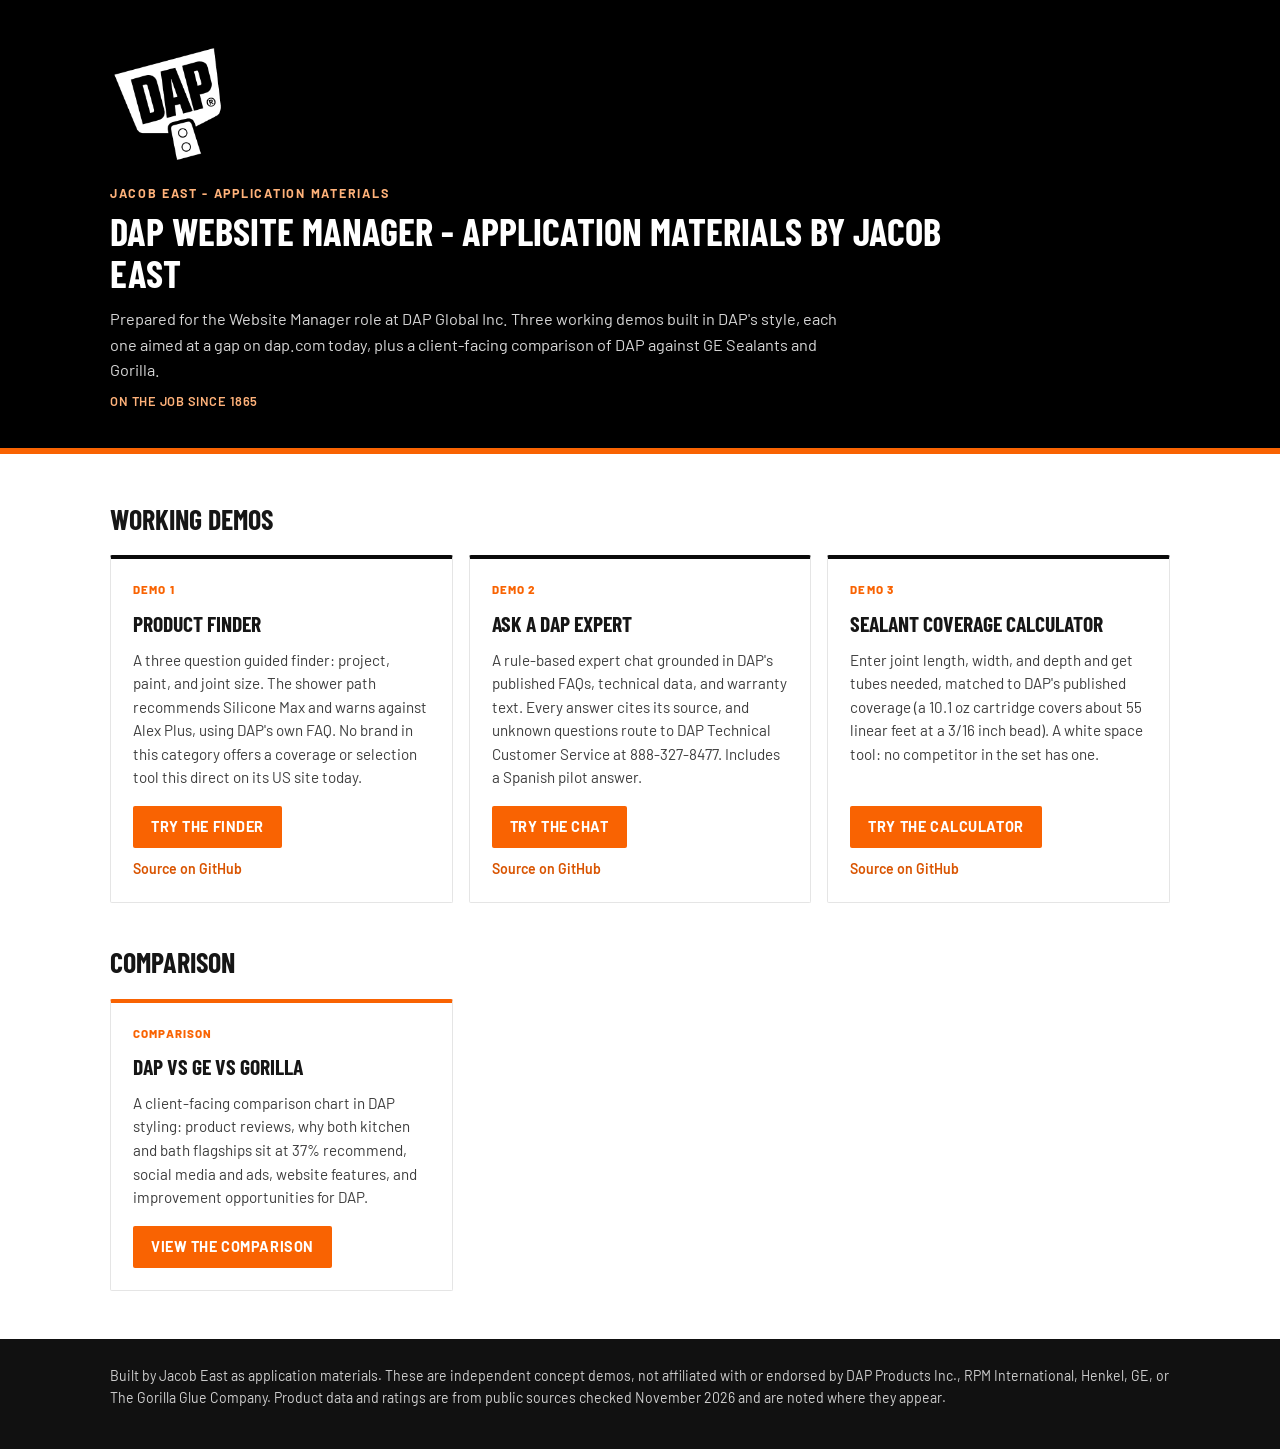
<file: index.html>
<!DOCTYPE html>
<html lang="en">
<head>
<meta charset="UTF-8">
<meta name="viewport" content="width=device-width, initial-scale=1.0">
<title>DAP Website Manager - Application Materials by Jacob East</title>
<meta name="description" content="Application materials by Jacob East for the Website Manager role at DAP Global Inc.: three working website demos and a client-facing comparison of DAP against GE Sealants and Gorilla.">
<style>
  :root{--orange:#f96302;--orange-dark:#d95400;--black:#0a0a0a;--ink:#161616;--muted:#5b6068;--line:#e5e5e5;--soft:#faf7f4}
  *{box-sizing:border-box;margin:0;padding:0}
  body{font-family:"Barlow",-apple-system,BlinkMacSystemFont,"Segoe UI",Roboto,Helvetica,Arial,sans-serif;color:var(--ink);background:#fff;line-height:1.55}
  .wrap{max-width:1060px;margin:0 auto}
  header{background:#000;color:#fff;padding:44px 20px 36px;border-bottom:6px solid var(--orange)}
  .brand{height:120px;width:auto;display:block}
    .kicker{margin-top:20px;text-transform:uppercase;letter-spacing:.14em;font-size:.78rem;color:#ffb27a;font-weight:700}
  header h1{font-family:"Barlow Condensed","Arial Narrow",sans-serif;text-transform:uppercase;font-weight:700;font-size:2.4rem;line-height:1.08;margin-top:8px;max-width:22em}
  header p{color:#d6d6d6;margin-top:12px;max-width:46em;font-size:1.02rem}
  .tagline{margin-top:10px;color:#ffb27a;font-weight:600;letter-spacing:.04em;text-transform:uppercase;font-size:.8rem}
  main{padding:36px 20px 14px}
  h2{font-family:"Barlow Condensed","Arial Narrow",sans-serif;text-transform:uppercase;font-size:1.75rem;font-weight:700;margin:8px 0 14px}
  .grid{display:grid;grid-template-columns:repeat(auto-fill,minmax(300px,1fr));gap:16px}
  .card{background:#fff;border:1px solid var(--line);border-top:4px solid var(--black);border-radius:2px;padding:22px;display:flex;flex-direction:column}
  .card .tag{font-size:.72rem;font-weight:800;letter-spacing:.1em;text-transform:uppercase;color:var(--orange);margin-bottom:8px}
  .card h3{font-family:"Barlow Condensed","Arial Narrow",sans-serif;text-transform:uppercase;font-size:1.35rem;font-weight:700;margin-bottom:8px}
  .card p{color:#3d3d3d;font-size:.95rem;flex:1}
  .card a.btn{display:inline-block;margin-top:16px;align-self:flex-start;background:var(--orange);color:#fff;text-decoration:none;padding:10px 18px;border-radius:2px;font-weight:700;text-transform:uppercase;letter-spacing:.04em;font-size:.9rem}
  .card a.btn:hover{background:var(--orange-dark)}
  .card a.repo{margin-top:10px;font-size:.88rem;color:var(--orange-dark);font-weight:600;text-decoration:none}
  .card a.repo:hover{text-decoration:underline}
  .compare{margin-top:38px}
  .compare .card{border-top-color:var(--orange)}
  footer{background:#111;color:#cfcfcf;padding:26px 20px 40px;margin-top:34px;font-size:.88rem}
</style>
<link rel="preconnect" href="https://fonts.googleapis.com">
<link href="https://fonts.googleapis.com/css2?family=Barlow+Condensed:wght@600;700&family=Barlow:wght@400;500;600;700;800&display=swap" rel="stylesheet">
<!-- Meta Pixel Code -->
<script>
!function(f,b,e,v,n,t,s){if(f.fbq)return;n=f.fbq=function(){n.callMethod?
n.callMethod.apply(n,arguments):n.queue.push(arguments)};if(!f._fbq)f._fbq=n;
n.push=n;n.loaded=!0;n.version='2.0';n.queue=[];t=b.createElement(e);t.async=!0;
t.src=v;s=b.getElementsByTagName(e)[0];s.parentNode.insertBefore(t,s)}(window,
document,'script','https://connect.facebook.net/en_US/fbevents.js');
fbq('init', '155905451618543');
fbq('track', 'PageView');
</script>
<noscript><img height="1" width="1" style="display:none" src="https://www.facebook.com/tr?id=155905451618543&ev=PageView&noscript=1"></noscript>
<!-- End Meta Pixel Code -->
</head>
<body>
<header>
  <div class="wrap">
    <a href="/" aria-label="Back to the demo hub"><img class="brand" src="dap-logo.png" alt="DAP"></a>
    <div class="kicker">Jacob East - Application Materials</div>
    <h1>DAP Website Manager - Application Materials by Jacob East</h1>
    <p>Prepared for the Website Manager role at DAP Global Inc. Three working demos built in DAP's style, each one aimed at a gap on dap.com today, plus a client-facing comparison of DAP against GE Sealants and Gorilla.</p>
    <div class="tagline">On the job since 1865</div>
  </div>
</header>
<main>
  <div class="wrap">
    <h2>Working demos</h2>
    <div class="grid">
      <div class="card">
        <div class="tag">Demo 1</div>
        <h3>Product Finder</h3>
        <p>A three question guided finder: project, paint, and joint size. The shower path recommends Silicone Max and warns against Alex Plus, using DAP's own FAQ. No brand in this category offers a coverage or selection tool this direct on its US site today.</p>
        <a class="btn" href="/product-finder/">Try the finder</a>
        <a class="repo" href="https://github.com/arellaeast/dap-product-finder">Source on GitHub</a>
      </div>
      <div class="card">
        <div class="tag">Demo 2</div>
        <h3>Ask a DAP Expert</h3>
        <p>A rule-based expert chat grounded in DAP's published FAQs, technical data, and warranty text. Every answer cites its source, and unknown questions route to DAP Technical Customer Service at 888-327-8477. Includes a Spanish pilot answer.</p>
        <a class="btn" href="/expert-chat/">Try the chat</a>
        <a class="repo" href="https://github.com/arellaeast/dap-ask-an-expert">Source on GitHub</a>
      </div>
      <div class="card">
        <div class="tag">Demo 3</div>
        <h3>Sealant Coverage Calculator</h3>
        <p>Enter joint length, width, and depth and get tubes needed, matched to DAP's published coverage (a 10.1 oz cartridge covers about 55 linear feet at a 3/16 inch bead). A white space tool: no competitor in the set has one.</p>
        <a class="btn" href="/calculator/">Try the calculator</a>
        <a class="repo" href="https://github.com/arellaeast/dap-sealant-calculator">Source on GitHub</a>
      </div>
    </div>
    <div class="compare">
      <h2>Comparison</h2>
      <div class="grid">
        <div class="card">
          <div class="tag">Comparison</div>
          <h3>DAP vs GE vs Gorilla</h3>
          <p>A client-facing comparison chart in DAP styling: product reviews, why both kitchen and bath flagships sit at 37% recommend, social media and ads, website features, and improvement opportunities for DAP.</p>
          <a class="btn" href="/comparison/">View the comparison</a>
        </div>
      </div>
    </div>
  </div>
</main>
<footer>
  <div class="wrap">
    <p>Built by Jacob East as application materials. These are independent concept demos, not affiliated with or endorsed by DAP Products Inc., RPM International, Henkel, GE, or The Gorilla Glue Company. Product data and ratings are from public sources checked November 2026 and are noted where they appear.</p>
  </div>
</footer>
</body>
</html>
</file>
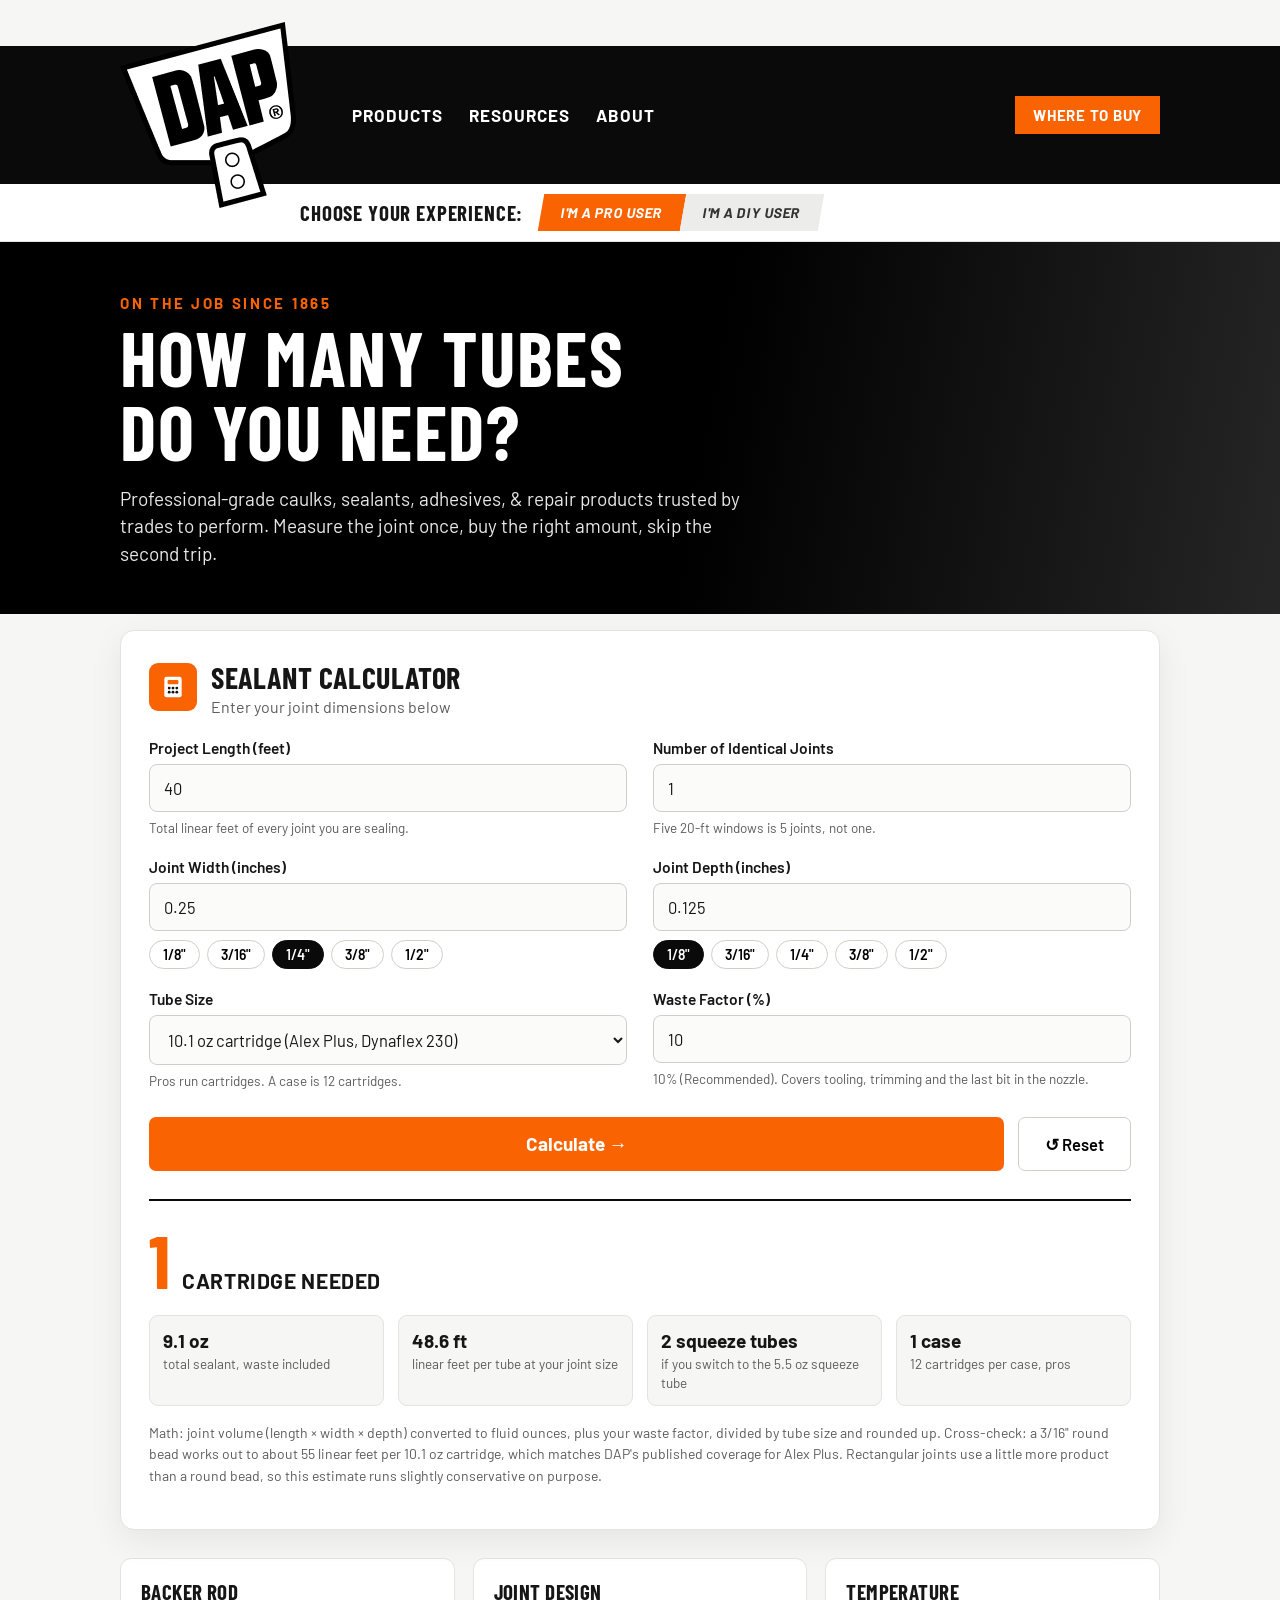
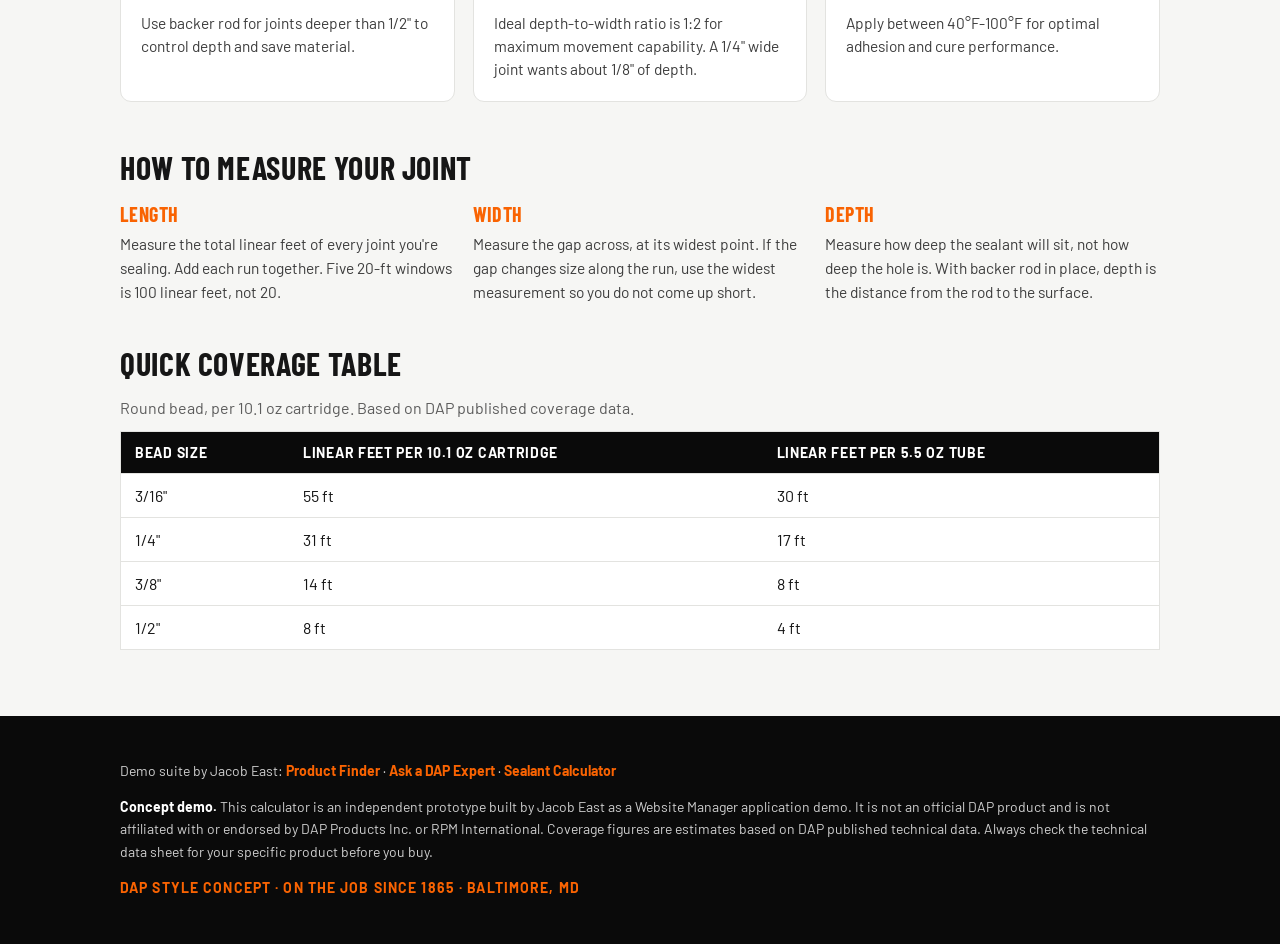
<file: calculator/index.html>
<!DOCTYPE html>
<html lang="en">
<head>
<meta charset="UTF-8">
<meta name="viewport" content="width=device-width, initial-scale=1.0">
<title>DAP Sealant Calculator - How Many Tubes Do You Need?</title>
<meta name="description" content="Free sealant and caulk calculator in the DAP brand style. Enter your joint length, width and depth to get exact tube counts for 10.1 oz cartridges and 5.5 oz squeeze tubes, using DAP published coverage data.">
<link rel="preconnect" href="https://fonts.googleapis.com">
<link rel="preconnect" href="https://fonts.gstatic.com" crossorigin>
<link href="https://fonts.googleapis.com/css2?family=Barlow+Condensed:wght@600;700&family=Barlow:wght@400;500;600;700&display=swap" rel="stylesheet">
<link rel="stylesheet" href="styles.css?v=20261107c">
<!-- Meta Pixel Code -->
<script>
!function(f,b,e,v,n,t,s){if(f.fbq)return;n=f.fbq=function(){n.callMethod?
n.callMethod.apply(n,arguments):n.queue.push(arguments)};if(!f._fbq)f._fbq=n;
n.push=n;n.loaded=!0;n.version='2.0';n.queue=[];t=b.createElement(e);t.async=!0;
t.src=v;s=b.getElementsByTagName(e)[0];s.parentNode.insertBefore(t,s)}(window,
document,'script','https://connect.facebook.net/en_US/fbevents.js');
fbq('init', '155905451618543');
fbq('track', 'PageView');
</script>
<noscript><img height="1" width="1" style="display:none" src="https://www.facebook.com/tr?id=155905451618543&ev=PageView&noscript=1"></noscript>
<!-- End Meta Pixel Code -->
</head>
<body>

<header class="site-header">
  <div class="wrap header-in">
    <a href="/" aria-label="Back to the demo hub"><img class="logo" src="dap-logo.png" alt="DAP"></a>
    <nav class="main-nav" aria-label="Main">
      <span>Products</span><span>Resources</span><span>About</span>
    </nav>
    <div class="header-cta">Where to Buy</div>
  </div>
  <div class="experience-bar">
    <div class="wrap exp-in">
      <span class="exp-label">Choose your experience:</span>
      <div class="exp-toggle" role="group" aria-label="Experience">
        <button type="button" id="expPro" class="exp-btn active">I'm a Pro User</button>
        <button type="button" id="expDiy" class="exp-btn">I'm a DIY User</button>
      </div>
    </div>
  </div>
</header>

<section class="hero">
  <div class="wrap">
    <p class="hero-kicker">On the job since 1865</p>
    <h1>How many tubes<br>do you need?</h1>
    <p class="hero-sub">Professional-grade caulks, sealants, adhesives, &amp; repair products trusted by trades to perform. Measure the joint once, buy the right amount, skip the second trip.</p>
  </div>
</section>

<main class="wrap">
  <section class="calc-card" aria-labelledby="calcTitle">
    <div class="calc-head">
      <div class="calc-icon" aria-hidden="true">
        <svg viewBox="0 0 24 24" width="26" height="26" fill="none"><rect x="4" y="2.5" width="16" height="19" rx="2" fill="#fff"/><rect x="7" y="5.5" width="10" height="4" rx="1" fill="#f96302"/><g fill="#111"><circle cx="8.5" cy="13" r="1.3"/><circle cx="12" cy="13" r="1.3"/><circle cx="15.5" cy="13" r="1.3"/><circle cx="8.5" cy="16.8" r="1.3"/><circle cx="12" cy="16.8" r="1.3"/><circle cx="15.5" cy="16.8" r="1.3"/></g></svg>
      </div>
      <div>
        <h2 id="calcTitle">Sealant Calculator</h2>
        <p>Enter your joint dimensions below</p>
      </div>
    </div>

    <form id="calcForm" novalidate>
      <div class="grid">
        <div class="field">
          <label for="length">Project Length (feet)</label>
          <input type="number" id="length" inputmode="decimal" min="0" step="any" placeholder="e.g. 40" value="40">
          <p class="hint" id="lengthHint">Total linear feet of every joint you are sealing.</p>
        </div>
        <div class="field">
          <label for="joints">Number of Identical Joints</label>
          <input type="number" id="joints" inputmode="numeric" min="1" step="1" value="1">
          <p class="hint">Five 20-ft windows is 5 joints, not one.</p>
        </div>
        <div class="field">
          <label for="width">Joint Width (inches)</label>
          <input type="number" id="width" inputmode="decimal" min="0" step="any" placeholder="e.g. 0.25" value="0.25">
          <div class="chips" data-target="width">
            <button type="button" data-value="0.125">1/8"</button>
            <button type="button" data-value="0.1875">3/16"</button>
            <button type="button" data-value="0.25" class="chip-on">1/4"</button>
            <button type="button" data-value="0.375">3/8"</button>
            <button type="button" data-value="0.5">1/2"</button>
          </div>
        </div>
        <div class="field">
          <label for="depth">Joint Depth (inches)</label>
          <input type="number" id="depth" inputmode="decimal" min="0" step="any" placeholder="e.g. 0.125" value="0.125">
          <div class="chips" data-target="depth">
            <button type="button" data-value="0.125" class="chip-on">1/8"</button>
            <button type="button" data-value="0.1875">3/16"</button>
            <button type="button" data-value="0.25">1/4"</button>
            <button type="button" data-value="0.375">3/8"</button>
            <button type="button" data-value="0.5">1/2"</button>
          </div>
        </div>
        <div class="field">
          <label for="tube">Tube Size</label>
          <select id="tube">
            <option value="10.1" selected>10.1 oz cartridge (Alex Plus, Dynaflex 230)</option>
            <option value="5.5">5.5 oz squeeze tube (Alex Plus, Kwik Seal Plus)</option>
          </select>
          <p class="hint" id="tubeHint">Pros run cartridges. A case is 12 cartridges.</p>
        </div>
        <div class="field">
          <label for="waste">Waste Factor (%)</label>
          <input type="number" id="waste" inputmode="decimal" min="0" max="50" step="1" value="10">
          <p class="hint">10% (Recommended). Covers tooling, trimming and the last bit in the nozzle.</p>
        </div>
      </div>

      <p class="error" id="error" role="alert" hidden></p>

      <div class="actions">
        <button type="submit" class="btn-calc">Calculate <span aria-hidden="true">→</span></button>
        <button type="button" class="btn-reset" id="resetBtn">↺ Reset</button>
      </div>
    </form>

    <div class="results" id="results" aria-live="polite" hidden>
      <div class="result-main">
        <span class="result-num" id="tubesNeeded">1</span>
        <span class="result-label" id="tubesLabel">cartridge needed</span>
      </div>
      <div class="result-stats">
        <div><strong id="totalOz">0 oz</strong><span>total sealant, waste included</span></div>
        <div><strong id="perTube">0 ft</strong><span>linear feet per tube at your joint size</span></div>
        <div><strong id="altSize">0</strong><span id="altLabel">in the other tube size</span></div>
        <div id="caseRow"><strong id="caseCount">0 cases</strong><span>12 cartridges per case, pros</span></div>
      </div>
      <p class="warning" id="warning" hidden></p>
      <p class="method">Math: joint volume (length × width × depth) converted to fluid ounces, plus your waste factor, divided by tube size and rounded up. Cross-check: a 3/16" round bead works out to about 55 linear feet per 10.1 oz cartridge, which matches DAP's published coverage for Alex Plus. Rectangular joints use a little more product than a round bead, so this estimate runs slightly conservative on purpose.</p>
    </div>
  </section>

  <section class="tips">
    <article>
      <h3>Backer Rod</h3>
      <p>Use backer rod for joints deeper than 1/2" to control depth and save material.</p>
    </article>
    <article>
      <h3>Joint Design</h3>
      <p>Ideal depth-to-width ratio is 1:2 for maximum movement capability. A 1/4" wide joint wants about 1/8" of depth.</p>
    </article>
    <article>
      <h3>Temperature</h3>
      <p>Apply between 40°F-100°F for optimal adhesion and cure performance.</p>
    </article>
  </section>

  <section class="measure">
    <h2>How to Measure Your Joint</h2>
    <div class="measure-grid">
      <div>
        <h3>Length</h3>
        <p>Measure the total linear feet of every joint you're sealing. Add each run together. Five 20-ft windows is 100 linear feet, not 20.</p>
      </div>
      <div>
        <h3>Width</h3>
        <p>Measure the gap across, at its widest point. If the gap changes size along the run, use the widest measurement so you do not come up short.</p>
      </div>
      <div>
        <h3>Depth</h3>
        <p>Measure how deep the sealant will sit, not how deep the hole is. With backer rod in place, depth is the distance from the rod to the surface.</p>
      </div>
    </div>

    <h2 class="table-title">Quick Coverage Table</h2>
    <p class="table-sub">Round bead, per 10.1 oz cartridge. Based on DAP published coverage data.</p>
    <div class="table-wrap">
      <table>
        <thead><tr><th>Bead size</th><th>Linear feet per 10.1 oz cartridge</th><th>Linear feet per 5.5 oz tube</th></tr></thead>
        <tbody>
          <tr><td>3/16"</td><td>55 ft</td><td>30 ft</td></tr>
          <tr><td>1/4"</td><td>31 ft</td><td>17 ft</td></tr>
          <tr><td>3/8"</td><td>14 ft</td><td>8 ft</td></tr>
          <tr><td>1/2"</td><td>8 ft</td><td>4 ft</td></tr>
        </tbody>
      </table>
    </div>
  </section>
</main>

<footer>
  <div class="wrap">
    <p class="suite">Demo suite by Jacob East: <a href="https://arellaeast.github.io/dap-product-finder/">Product Finder</a> · <a href="https://arellaeast.github.io/dap-ask-an-expert/">Ask a DAP Expert</a> · <a href="https://arellaeast.github.io/dap-sealant-calculator/">Sealant Calculator</a></p>
    <p><strong>Concept demo.</strong> This calculator is an independent prototype built by Jacob East as a Website Manager application demo. It is not an official DAP product and is not affiliated with or endorsed by DAP Products Inc. or RPM International. Coverage figures are estimates based on DAP published technical data. Always check the technical data sheet for your specific product before you buy.</p>
    <p class="foot-line">DAP style concept · On the job since 1865 · Baltimore, MD</p>
  </div>
</footer>

<script src="app.js"></script>
</body>
</html>
</file>
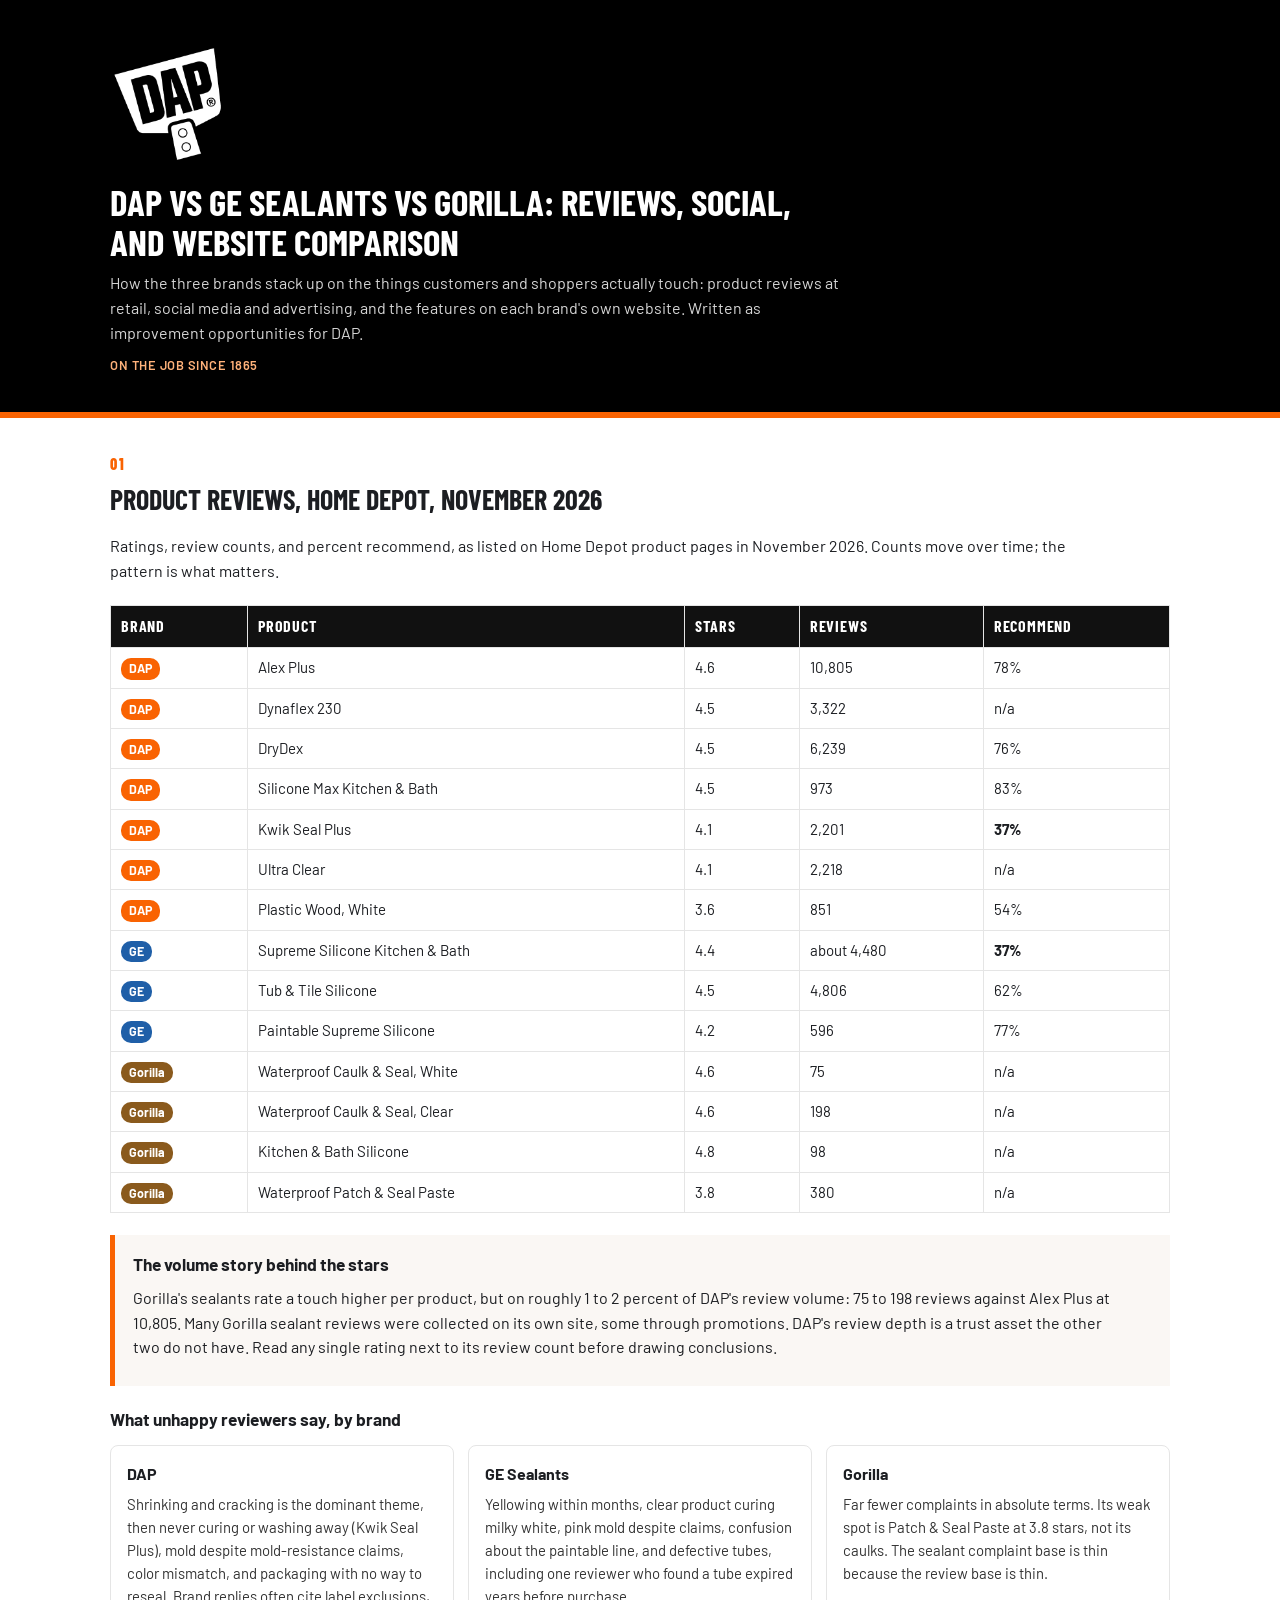
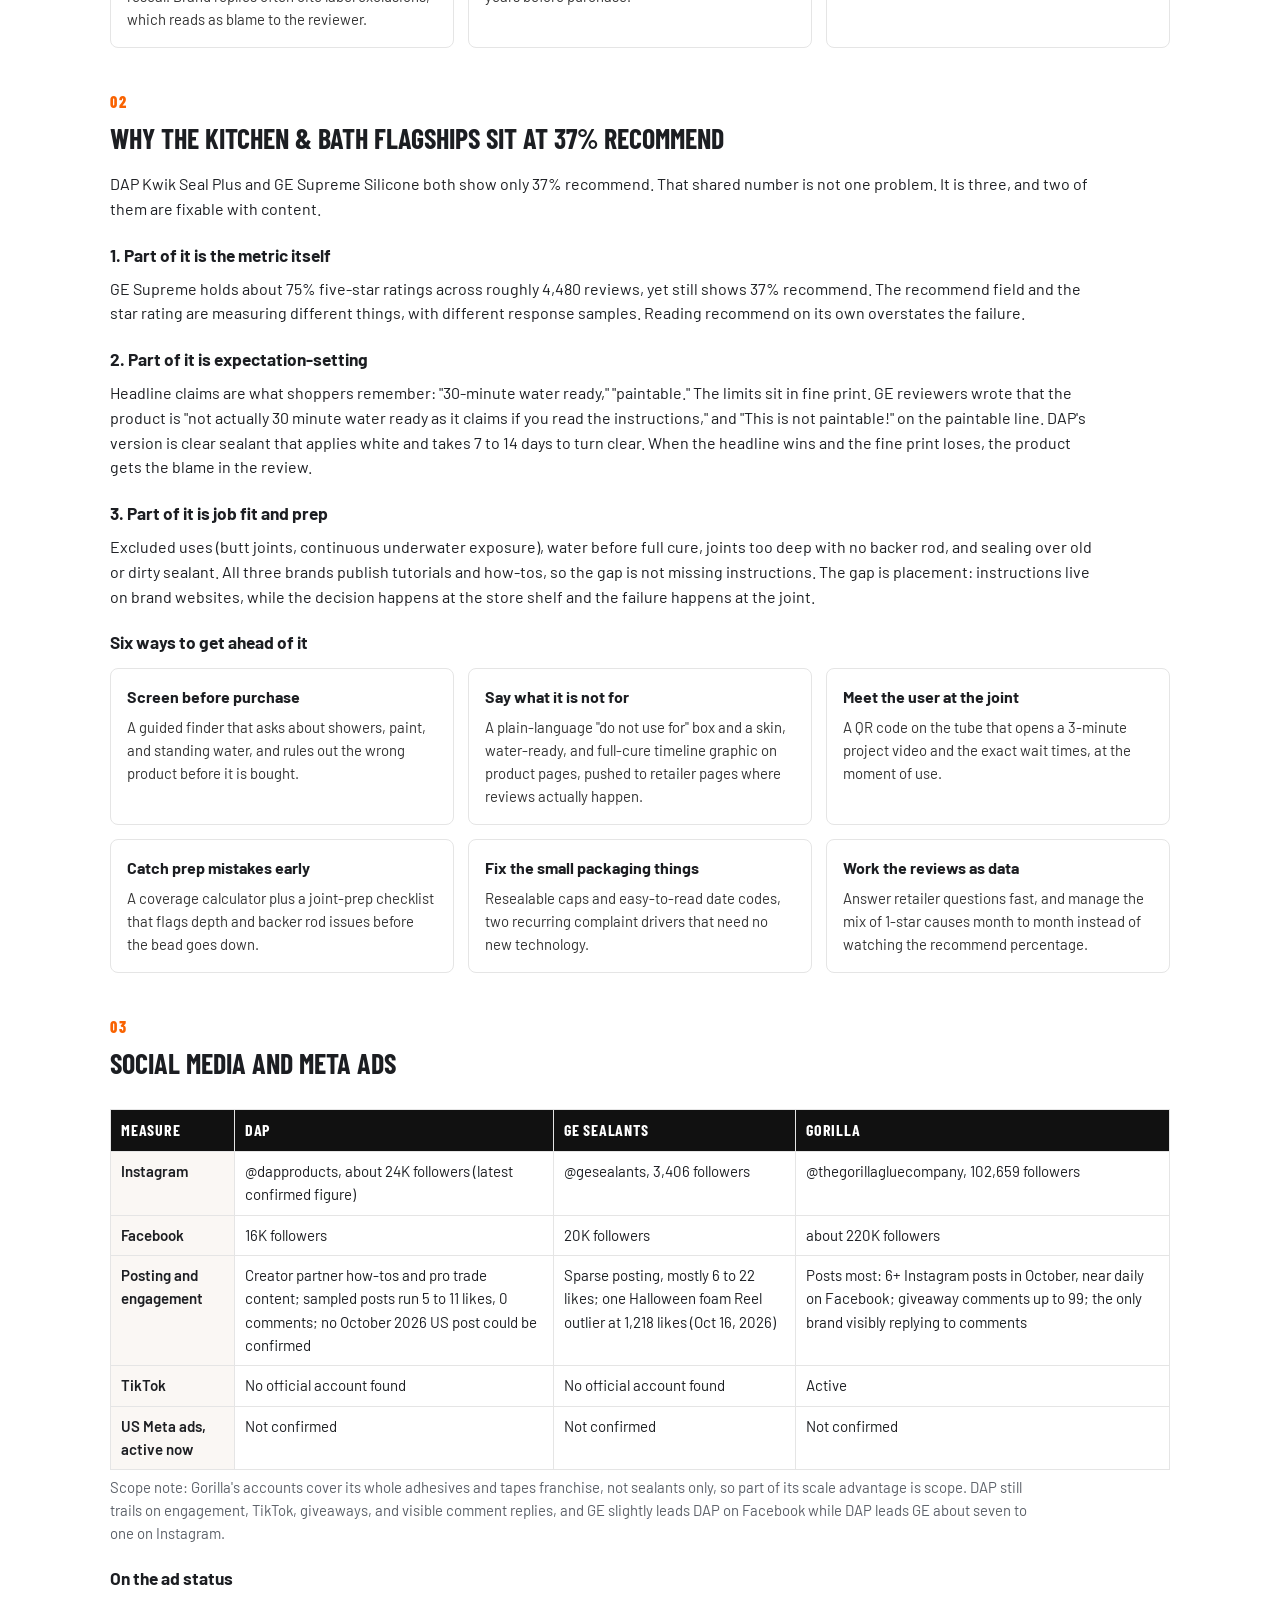
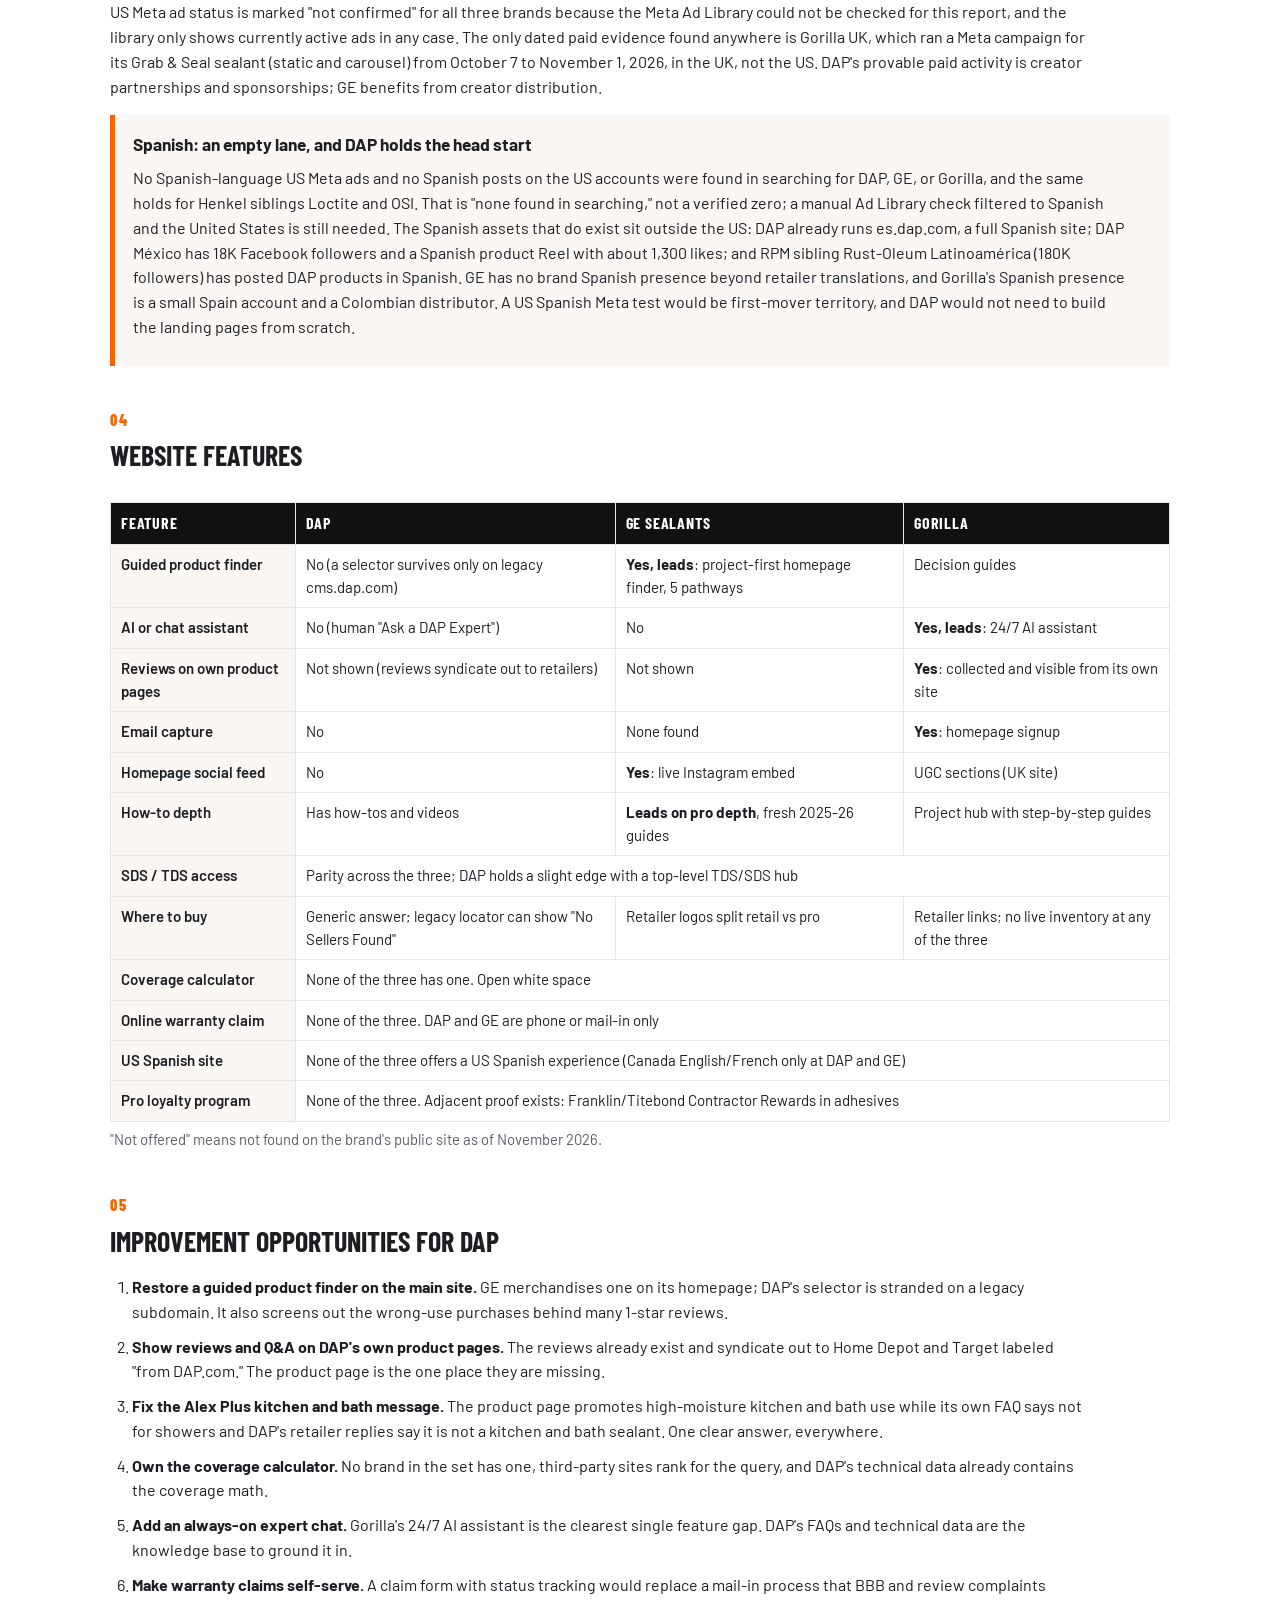
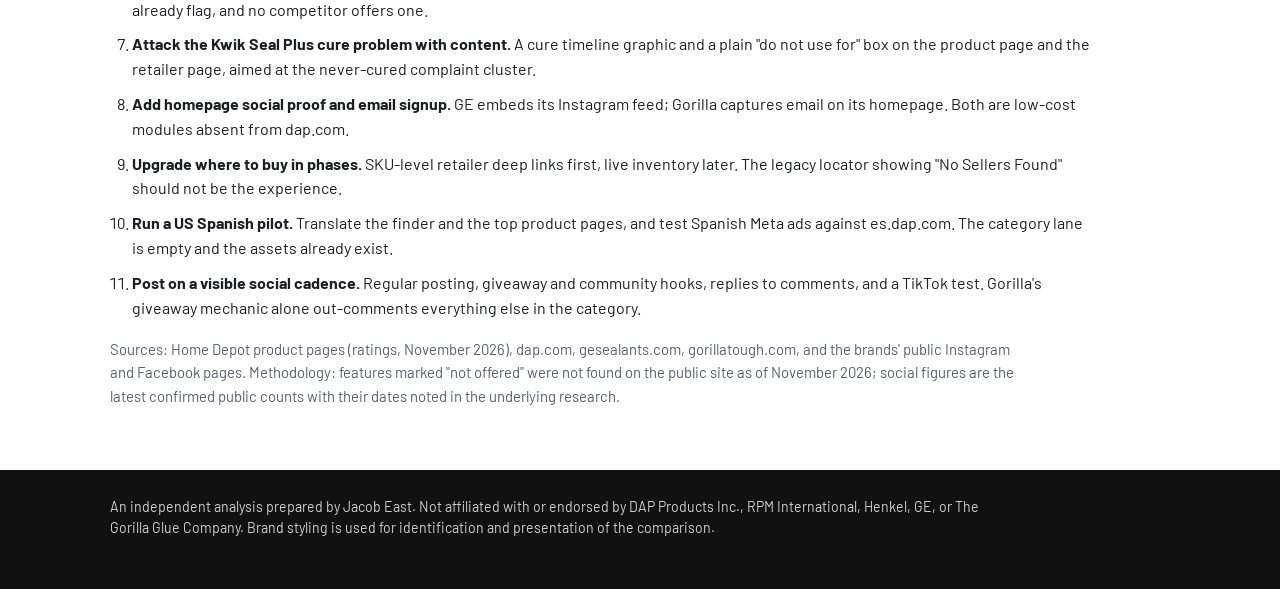
<file: comparison/index.html>
<!DOCTYPE html>
<html lang="en">
<head>
<meta charset="UTF-8">
<meta name="viewport" content="width=device-width, initial-scale=1.0">
<title>DAP vs GE Sealants vs Gorilla - Comparison and Improvement Opportunities</title>
<meta name="description" content="An independent comparison of DAP, GE Sealants, and Gorilla across product reviews, social media and ads, and website features, with improvement opportunities for DAP.">
<style>
  :root{--orange:#f96302;--ink:#111;--muted:#5b6068;--line:#e5e5e5;--soft:#faf7f4;--ge:#1f5fa8;--gor:#8a5a1d}
  *{box-sizing:border-box;margin:0;padding:0}
  body{font-family:"Barlow",-apple-system,BlinkMacSystemFont,"Segoe UI",Roboto,Helvetica,Arial,sans-serif;color:#1c1e22;background:#fff;line-height:1.55}
  header{background:#000;color:#fff;padding:44px 20px 36px;border-bottom:6px solid var(--orange)}
  .wrap{max-width:1060px;margin:0 auto}
  .brand{height:120px;width:auto;display:block}
    header h1{font-family:"Barlow Condensed",sans-serif;text-transform:uppercase;font-weight:700;font-size:2.3rem;line-height:1.08;margin-top:18px;max-width:20em}
  header p{color:#d6d6d6;margin-top:10px;max-width:46em}
  .tagline{margin-top:8px;color:#ffb27a;font-weight:600;letter-spacing:.04em;text-transform:uppercase;font-size:.8rem}
  main{padding:34px 20px 10px}
  section{margin-bottom:42px}
  .num{color:var(--orange);font-weight:800;font-family:"Barlow Condensed",sans-serif;font-size:1rem;letter-spacing:.12em}
  h2{font-family:"Barlow Condensed",sans-serif;text-transform:uppercase;font-size:1.75rem;font-weight:700;margin:2px 0 12px}
  h3{font-size:1.08rem;margin:20px 0 8px}
  p{margin-bottom:10px;max-width:62em}
  .muted{color:var(--muted);font-size:.93rem}
  table{border-collapse:collapse;width:100%;margin:12px 0 6px;font-size:.94rem}
  th,td{border:1px solid var(--line);padding:8px 10px;text-align:left;vertical-align:top}
  thead th{background:#111;color:#fff;font-family:"Barlow Condensed",sans-serif;text-transform:uppercase;letter-spacing:.05em;font-size:1rem}
  tbody th{background:var(--soft);font-weight:600}
  .chip{display:inline-block;padding:1px 8px;border-radius:10px;color:#fff;font-size:.78rem;font-weight:700}
  .chip.dap{background:var(--orange)} .chip.ge{background:var(--ge)} .chip.gor{background:var(--gor)}
  .callout{background:var(--soft);border-left:5px solid var(--orange);padding:16px 18px;margin:16px 0}
  .callout h3{margin-top:0}
  .grid{display:grid;grid-template-columns:repeat(auto-fill,minmax(300px,1fr));gap:14px;margin-top:12px}
  .mini{border:1px solid var(--line);border-radius:8px;padding:16px}
  .mini h4{font-size:1rem;margin-bottom:6px}
  .mini p{font-size:.93rem;color:#333;margin:0}
  ol.opps{margin:10px 0 0 22px}
  ol.opps li{margin-bottom:10px;max-width:60em}
  ul{margin:6px 0 10px 22px}
  li{margin-bottom:5px}
  footer{background:#111;color:#cfcfcf;padding:26px 20px 40px;margin-top:10px;font-size:.88rem}
  footer a{color:#ffb27a}
  .scroll{overflow-x:auto}
</style>
<link rel="preconnect" href="https://fonts.googleapis.com">
<link href="https://fonts.googleapis.com/css2?family=Barlow+Condensed:wght@600;700&family=Barlow:wght@400;500;600;700;800&display=swap" rel="stylesheet">
<!-- Meta Pixel Code -->
<script>
!function(f,b,e,v,n,t,s){if(f.fbq)return;n=f.fbq=function(){n.callMethod?
n.callMethod.apply(n,arguments):n.queue.push(arguments)};if(!f._fbq)f._fbq=n;
n.push=n;n.loaded=!0;n.version='2.0';n.queue=[];t=b.createElement(e);t.async=!0;
t.src=v;s=b.getElementsByTagName(e)[0];s.parentNode.insertBefore(t,s)}(window,
document,'script','https://connect.facebook.net/en_US/fbevents.js');
fbq('init', '155905451618543');
fbq('track', 'PageView');
</script>
<noscript><img height="1" width="1" style="display:none" src="https://www.facebook.com/tr?id=155905451618543&ev=PageView&noscript=1"></noscript>
<!-- End Meta Pixel Code -->
</head>
<body>
<header>
  <div class="wrap">
    <a href="/" aria-label="Back to the demo hub"><img class="brand" src="dap-logo.png" alt="DAP"></a>
    <h1>DAP vs GE Sealants vs Gorilla: Reviews, Social, and Website Comparison</h1>
    <p>How the three brands stack up on the things customers and shoppers actually touch: product reviews at retail, social media and advertising, and the features on each brand's own website. Written as improvement opportunities for DAP.</p>
    <div class="tagline">On the job since 1865</div>
  </div>
</header>
<main>
<div class="wrap">

<section>
  <div class="num">01</div>
  <h2>Product reviews, Home Depot, November 2026</h2>
  <p>Ratings, review counts, and percent recommend, as listed on Home Depot product pages in November 2026. Counts move over time; the pattern is what matters.</p>
  <div class="scroll">
  <table>
    <thead><tr><th>Brand</th><th>Product</th><th>Stars</th><th>Reviews</th><th>Recommend</th></tr></thead>
    <tbody>
      <tr><td><span class="chip dap">DAP</span></td><td>Alex Plus</td><td>4.6</td><td>10,805</td><td>78%</td></tr>
      <tr><td><span class="chip dap">DAP</span></td><td>Dynaflex 230</td><td>4.5</td><td>3,322</td><td>n/a</td></tr>
      <tr><td><span class="chip dap">DAP</span></td><td>DryDex</td><td>4.5</td><td>6,239</td><td>76%</td></tr>
      <tr><td><span class="chip dap">DAP</span></td><td>Silicone Max Kitchen &amp; Bath</td><td>4.5</td><td>973</td><td>83%</td></tr>
      <tr><td><span class="chip dap">DAP</span></td><td>Kwik Seal Plus</td><td>4.1</td><td>2,201</td><td><strong>37%</strong></td></tr>
      <tr><td><span class="chip dap">DAP</span></td><td>Ultra Clear</td><td>4.1</td><td>2,218</td><td>n/a</td></tr>
      <tr><td><span class="chip dap">DAP</span></td><td>Plastic Wood, White</td><td>3.6</td><td>851</td><td>54%</td></tr>
      <tr><td><span class="chip ge">GE</span></td><td>Supreme Silicone Kitchen &amp; Bath</td><td>4.4</td><td>about 4,480</td><td><strong>37%</strong></td></tr>
      <tr><td><span class="chip ge">GE</span></td><td>Tub &amp; Tile Silicone</td><td>4.5</td><td>4,806</td><td>62%</td></tr>
      <tr><td><span class="chip ge">GE</span></td><td>Paintable Supreme Silicone</td><td>4.2</td><td>596</td><td>77%</td></tr>
      <tr><td><span class="chip gor">Gorilla</span></td><td>Waterproof Caulk &amp; Seal, White</td><td>4.6</td><td>75</td><td>n/a</td></tr>
      <tr><td><span class="chip gor">Gorilla</span></td><td>Waterproof Caulk &amp; Seal, Clear</td><td>4.6</td><td>198</td><td>n/a</td></tr>
      <tr><td><span class="chip gor">Gorilla</span></td><td>Kitchen &amp; Bath Silicone</td><td>4.8</td><td>98</td><td>n/a</td></tr>
      <tr><td><span class="chip gor">Gorilla</span></td><td>Waterproof Patch &amp; Seal Paste</td><td>3.8</td><td>380</td><td>n/a</td></tr>
    </tbody>
  </table>
  </div>
  <div class="callout">
    <h3>The volume story behind the stars</h3>
    <p>Gorilla's sealants rate a touch higher per product, but on roughly 1 to 2 percent of DAP's review volume: 75 to 198 reviews against Alex Plus at 10,805. Many Gorilla sealant reviews were collected on its own site, some through promotions. DAP's review depth is a trust asset the other two do not have. Read any single rating next to its review count before drawing conclusions.</p>
  </div>
  <h3>What unhappy reviewers say, by brand</h3>
  <div class="grid">
    <div class="mini"><h4>DAP</h4><p>Shrinking and cracking is the dominant theme, then never curing or washing away (Kwik Seal Plus), mold despite mold-resistance claims, color mismatch, and packaging with no way to reseal. Brand replies often cite label exclusions, which reads as blame to the reviewer.</p></div>
    <div class="mini"><h4>GE Sealants</h4><p>Yellowing within months, clear product curing milky white, pink mold despite claims, confusion about the paintable line, and defective tubes, including one reviewer who found a tube expired years before purchase.</p></div>
    <div class="mini"><h4>Gorilla</h4><p>Far fewer complaints in absolute terms. Its weak spot is Patch &amp; Seal Paste at 3.8 stars, not its caulks. The sealant complaint base is thin because the review base is thin.</p></div>
  </div>
</section>

<section>
  <div class="num">02</div>
  <h2>Why the kitchen &amp; bath flagships sit at 37% recommend</h2>
  <p>DAP Kwik Seal Plus and GE Supreme Silicone both show only 37% recommend. That shared number is not one problem. It is three, and two of them are fixable with content.</p>
  <h3>1. Part of it is the metric itself</h3>
  <p>GE Supreme holds about 75% five-star ratings across roughly 4,480 reviews, yet still shows 37% recommend. The recommend field and the star rating are measuring different things, with different response samples. Reading recommend on its own overstates the failure.</p>
  <h3>2. Part of it is expectation-setting</h3>
  <p>Headline claims are what shoppers remember: "30-minute water ready," "paintable." The limits sit in fine print. GE reviewers wrote that the product is "not actually 30 minute water ready as it claims if you read the instructions," and "This is not paintable!" on the paintable line. DAP's version is clear sealant that applies white and takes 7 to 14 days to turn clear. When the headline wins and the fine print loses, the product gets the blame in the review.</p>
  <h3>3. Part of it is job fit and prep</h3>
  <p>Excluded uses (butt joints, continuous underwater exposure), water before full cure, joints too deep with no backer rod, and sealing over old or dirty sealant. All three brands publish tutorials and how-tos, so the gap is not missing instructions. The gap is placement: instructions live on brand websites, while the decision happens at the store shelf and the failure happens at the joint.</p>
  <h3>Six ways to get ahead of it</h3>
  <div class="grid">
    <div class="mini"><h4>Screen before purchase</h4><p>A guided finder that asks about showers, paint, and standing water, and rules out the wrong product before it is bought.</p></div>
    <div class="mini"><h4>Say what it is not for</h4><p>A plain-language "do not use for" box and a skin, water-ready, and full-cure timeline graphic on product pages, pushed to retailer pages where reviews actually happen.</p></div>
    <div class="mini"><h4>Meet the user at the joint</h4><p>A QR code on the tube that opens a 3-minute project video and the exact wait times, at the moment of use.</p></div>
    <div class="mini"><h4>Catch prep mistakes early</h4><p>A coverage calculator plus a joint-prep checklist that flags depth and backer rod issues before the bead goes down.</p></div>
    <div class="mini"><h4>Fix the small packaging things</h4><p>Resealable caps and easy-to-read date codes, two recurring complaint drivers that need no new technology.</p></div>
    <div class="mini"><h4>Work the reviews as data</h4><p>Answer retailer questions fast, and manage the mix of 1-star causes month to month instead of watching the recommend percentage.</p></div>
  </div>
</section>

<section>
  <div class="num">03</div>
  <h2>Social media and Meta ads</h2>
  <div class="scroll">
  <table>
    <thead><tr><th>Measure</th><th>DAP</th><th>GE Sealants</th><th>Gorilla</th></tr></thead>
    <tbody>
      <tr><th>Instagram</th><td>@dapproducts, about 24K followers (latest confirmed figure)</td><td>@gesealants, 3,406 followers</td><td>@thegorillagluecompany, 102,659 followers</td></tr>
      <tr><th>Facebook</th><td>16K followers</td><td>20K followers</td><td>about 220K followers</td></tr>
      <tr><th>Posting and engagement</th><td>Creator partner how-tos and pro trade content; sampled posts run 5 to 11 likes, 0 comments; no October 2026 US post could be confirmed</td><td>Sparse posting, mostly 6 to 22 likes; one Halloween foam Reel outlier at 1,218 likes (Oct 16, 2026)</td><td>Posts most: 6+ Instagram posts in October, near daily on Facebook; giveaway comments up to 99; the only brand visibly replying to comments</td></tr>
      <tr><th>TikTok</th><td>No official account found</td><td>No official account found</td><td>Active</td></tr>
      <tr><th>US Meta ads, active now</th><td>Not confirmed</td><td>Not confirmed</td><td>Not confirmed</td></tr>
    </tbody>
  </table>
  </div>
  <p class="muted">Scope note: Gorilla's accounts cover its whole adhesives and tapes franchise, not sealants only, so part of its scale advantage is scope. DAP still trails on engagement, TikTok, giveaways, and visible comment replies, and GE slightly leads DAP on Facebook while DAP leads GE about seven to one on Instagram.</p>
  <h3>On the ad status</h3>
  <p>US Meta ad status is marked "not confirmed" for all three brands because the Meta Ad Library could not be checked for this report, and the library only shows currently active ads in any case. The only dated paid evidence found anywhere is Gorilla UK, which ran a Meta campaign for its Grab &amp; Seal sealant (static and carousel) from October 7 to November 1, 2026, in the UK, not the US. DAP's provable paid activity is creator partnerships and sponsorships; GE benefits from creator distribution.</p>
  <div class="callout">
    <h3>Spanish: an empty lane, and DAP holds the head start</h3>
    <p>No Spanish-language US Meta ads and no Spanish posts on the US accounts were found in searching for DAP, GE, or Gorilla, and the same holds for Henkel siblings Loctite and OSI. That is "none found in searching," not a verified zero; a manual Ad Library check filtered to Spanish and the United States is still needed. The Spanish assets that do exist sit outside the US: DAP already runs es.dap.com, a full Spanish site; DAP México has 18K Facebook followers and a Spanish product Reel with about 1,300 likes; and RPM sibling Rust-Oleum Latinoamérica (180K followers) has posted DAP products in Spanish. GE has no brand Spanish presence beyond retailer translations, and Gorilla's Spanish presence is a small Spain account and a Colombian distributor. A US Spanish Meta test would be first-mover territory, and DAP would not need to build the landing pages from scratch.</p>
  </div>
</section>

<section>
  <div class="num">04</div>
  <h2>Website features</h2>
  <div class="scroll">
  <table>
    <thead><tr><th>Feature</th><th>DAP</th><th>GE Sealants</th><th>Gorilla</th></tr></thead>
    <tbody>
      <tr><th>Guided product finder</th><td>No (a selector survives only on legacy cms.dap.com)</td><td><strong>Yes, leads</strong>: project-first homepage finder, 5 pathways</td><td>Decision guides</td></tr>
      <tr><th>AI or chat assistant</th><td>No (human "Ask a DAP Expert")</td><td>No</td><td><strong>Yes, leads</strong>: 24/7 AI assistant</td></tr>
      <tr><th>Reviews on own product pages</th><td>Not shown (reviews syndicate out to retailers)</td><td>Not shown</td><td><strong>Yes</strong>: collected and visible from its own site</td></tr>
      <tr><th>Email capture</th><td>No</td><td>None found</td><td><strong>Yes</strong>: homepage signup</td></tr>
      <tr><th>Homepage social feed</th><td>No</td><td><strong>Yes</strong>: live Instagram embed</td><td>UGC sections (UK site)</td></tr>
      <tr><th>How-to depth</th><td>Has how-tos and videos</td><td><strong>Leads on pro depth</strong>, fresh 2025-26 guides</td><td>Project hub with step-by-step guides</td></tr>
      <tr><th>SDS / TDS access</th><td colspan="3">Parity across the three; DAP holds a slight edge with a top-level TDS/SDS hub</td></tr>
      <tr><th>Where to buy</th><td>Generic answer; legacy locator can show "No Sellers Found"</td><td>Retailer logos split retail vs pro</td><td>Retailer links; no live inventory at any of the three</td></tr>
      <tr><th>Coverage calculator</th><td colspan="3">None of the three has one. Open white space</td></tr>
      <tr><th>Online warranty claim</th><td colspan="3">None of the three. DAP and GE are phone or mail-in only</td></tr>
      <tr><th>US Spanish site</th><td colspan="3">None of the three offers a US Spanish experience (Canada English/French only at DAP and GE)</td></tr>
      <tr><th>Pro loyalty program</th><td colspan="3">None of the three. Adjacent proof exists: Franklin/Titebond Contractor Rewards in adhesives</td></tr>
    </tbody>
  </table>
  </div>
  <p class="muted">"Not offered" means not found on the brand's public site as of November 2026.</p>
</section>

<section>
  <div class="num">05</div>
  <h2>Improvement opportunities for DAP</h2>
  <ol class="opps">
    <li><strong>Restore a guided product finder on the main site.</strong> GE merchandises one on its homepage; DAP's selector is stranded on a legacy subdomain. It also screens out the wrong-use purchases behind many 1-star reviews.</li>
    <li><strong>Show reviews and Q&amp;A on DAP's own product pages.</strong> The reviews already exist and syndicate out to Home Depot and Target labeled "from DAP.com." The product page is the one place they are missing.</li>
    <li><strong>Fix the Alex Plus kitchen and bath message.</strong> The product page promotes high-moisture kitchen and bath use while its own FAQ says not for showers and DAP's retailer replies say it is not a kitchen and bath sealant. One clear answer, everywhere.</li>
    <li><strong>Own the coverage calculator.</strong> No brand in the set has one, third-party sites rank for the query, and DAP's technical data already contains the coverage math.</li>
    <li><strong>Add an always-on expert chat.</strong> Gorilla's 24/7 AI assistant is the clearest single feature gap. DAP's FAQs and technical data are the knowledge base to ground it in.</li>
    <li><strong>Make warranty claims self-serve.</strong> A claim form with status tracking would replace a mail-in process that BBB and review complaints already flag, and no competitor offers one.</li>
    <li><strong>Attack the Kwik Seal Plus cure problem with content.</strong> A cure timeline graphic and a plain "do not use for" box on the product page and the retailer page, aimed at the never-cured complaint cluster.</li>
    <li><strong>Add homepage social proof and email signup.</strong> GE embeds its Instagram feed; Gorilla captures email on its homepage. Both are low-cost modules absent from dap.com.</li>
    <li><strong>Upgrade where to buy in phases.</strong> SKU-level retailer deep links first, live inventory later. The legacy locator showing "No Sellers Found" should not be the experience.</li>
    <li><strong>Run a US Spanish pilot.</strong> Translate the finder and the top product pages, and test Spanish Meta ads against es.dap.com. The category lane is empty and the assets already exist.</li>
    <li><strong>Post on a visible social cadence.</strong> Regular posting, giveaway and community hooks, replies to comments, and a TikTok test. Gorilla's giveaway mechanic alone out-comments everything else in the category.</li>
  </ol>
  <p class="muted" style="margin-top:18px">Sources: Home Depot product pages (ratings, November 2026), dap.com, gesealants.com, gorillatough.com, and the brands' public Instagram and Facebook pages. Methodology: features marked "not offered" were not found on the public site as of November 2026; social figures are the latest confirmed public counts with their dates noted in the underlying research.</p>
</section>

</div>
</main>
<footer>
  <div class="wrap">
    <p>An independent analysis prepared by Jacob East. Not affiliated with or endorsed by DAP Products Inc., RPM International, Henkel, GE, or The Gorilla Glue Company. Brand styling is used for identification and presentation of the comparison.</p>
  </div>
</footer>
</body>
</html>
</file>
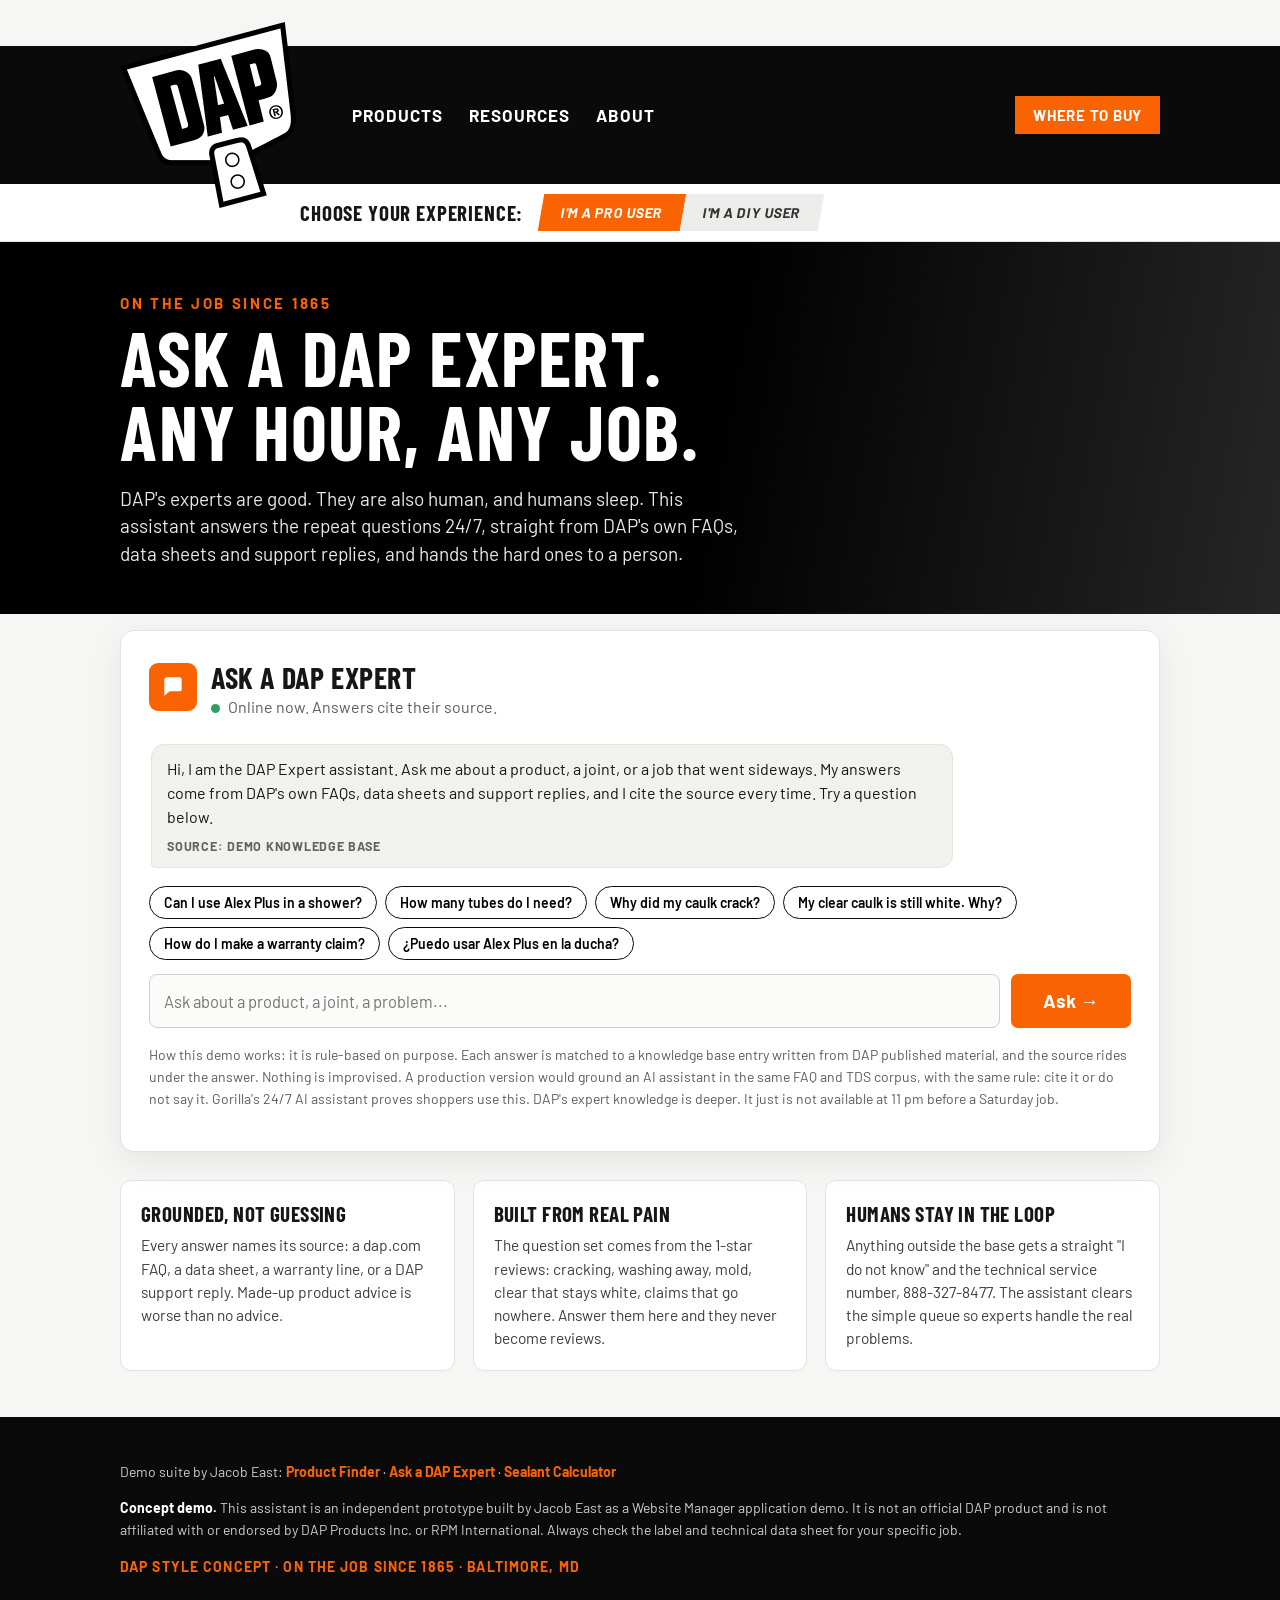
<file: expert-chat/index.html>
<!DOCTYPE html>
<html lang="en">
<head>
<meta charset="UTF-8">
<meta name="viewport" content="width=device-width, initial-scale=1.0">
<title>Ask a DAP Expert - 24/7 Product Help (Concept Demo)</title>
<meta name="description" content="Chat demo in the DAP brand style. Ask about showers, painting, coverage, cracking, mold and warranty, and get answers sourced from DAP's own FAQs, data sheets and support replies.">
<link rel="preconnect" href="https://fonts.googleapis.com">
<link rel="preconnect" href="https://fonts.gstatic.com" crossorigin>
<link href="https://fonts.googleapis.com/css2?family=Barlow+Condensed:wght@600;700&family=Barlow:wght@400;500;600;700&display=swap" rel="stylesheet">
<link rel="stylesheet" href="styles.css?v=20261107c">
<link rel="stylesheet" href="chat.css">
<!-- Meta Pixel Code -->
<script>
!function(f,b,e,v,n,t,s){if(f.fbq)return;n=f.fbq=function(){n.callMethod?
n.callMethod.apply(n,arguments):n.queue.push(arguments)};if(!f._fbq)f._fbq=n;
n.push=n;n.loaded=!0;n.version='2.0';n.queue=[];t=b.createElement(e);t.async=!0;
t.src=v;s=b.getElementsByTagName(e)[0];s.parentNode.insertBefore(t,s)}(window,
document,'script','https://connect.facebook.net/en_US/fbevents.js');
fbq('init', '155905451618543');
fbq('track', 'PageView');
</script>
<noscript><img height="1" width="1" style="display:none" src="https://www.facebook.com/tr?id=155905451618543&ev=PageView&noscript=1"></noscript>
<!-- End Meta Pixel Code -->
</head>
<body>

<header class="site-header">
  <div class="wrap header-in">
    <a href="/" aria-label="Back to the demo hub"><img class="logo" src="dap-logo.png" alt="DAP"></a>
    <nav class="main-nav" aria-label="Main">
      <span>Products</span><span>Resources</span><span>About</span>
    </nav>
    <div class="header-cta">Where to Buy</div>
  </div>
  <div class="experience-bar">
    <div class="wrap exp-in">
      <span class="exp-label">Choose your experience:</span>
      <div class="exp-toggle" role="group" aria-label="Experience">
        <button type="button" class="exp-btn active">I'm a Pro User</button>
        <button type="button" class="exp-btn">I'm a DIY User</button>
      </div>
    </div>
  </div>
</header>

<section class="hero">
  <div class="wrap">
    <p class="hero-kicker">On the job since 1865</p>
    <h1>Ask a DAP Expert.<br>Any hour, any job.</h1>
    <p class="hero-sub">DAP's experts are good. They are also human, and humans sleep. This assistant answers the repeat questions 24/7, straight from DAP's own FAQs, data sheets and support replies, and hands the hard ones to a person.</p>
  </div>
</section>

<main class="wrap">
  <section class="calc-card chat-card" aria-labelledby="chatTitle">
    <div class="calc-head">
      <div class="calc-icon" aria-hidden="true">
        <svg viewBox="0 0 24 24" width="26" height="26" fill="none"><path d="M4 5a2 2 0 0 1 2-2h12a2 2 0 0 1 2 2v9a2 2 0 0 1-2 2H9l-5 4V5z" fill="#fff"/></svg>
      </div>
      <div>
        <h2 id="chatTitle">Ask a DAP Expert</h2>
        <p><span class="dot" aria-hidden="true"></span> Online now. Answers cite their source.</p>
      </div>
    </div>

    <div class="chat-log" id="chatLog" aria-live="polite"></div>

    <div class="chips-row" id="chipsRow" aria-label="Suggested questions">
      <button type="button">Can I use Alex Plus in a shower?</button>
      <button type="button">How many tubes do I need?</button>
      <button type="button">Why did my caulk crack?</button>
      <button type="button">My clear caulk is still white. Why?</button>
      <button type="button">How do I make a warranty claim?</button>
      <button type="button">¿Puedo usar Alex Plus en la ducha?</button>
    </div>

    <form id="chatForm" class="chat-form">
      <label class="sr" for="chatInput">Ask a question</label>
      <input type="text" id="chatInput" placeholder="Ask about a product, a joint, a problem..." autocomplete="off">
      <button type="submit" class="btn-calc chat-send">Ask →</button>
    </form>
    <p class="method">How this demo works: it is rule-based on purpose. Each answer is matched to a knowledge base entry written from DAP published material, and the source rides under the answer. Nothing is improvised. A production version would ground an AI assistant in the same FAQ and TDS corpus, with the same rule: cite it or do not say it. Gorilla's 24/7 AI assistant proves shoppers use this. DAP's expert knowledge is deeper. It just is not available at 11 pm before a Saturday job.</p>
  </section>

  <section class="tips">
    <article>
      <h3>Grounded, not guessing</h3>
      <p>Every answer names its source: a dap.com FAQ, a data sheet, a warranty line, or a DAP support reply. Made-up product advice is worse than no advice.</p>
    </article>
    <article>
      <h3>Built from real pain</h3>
      <p>The question set comes from the 1-star reviews: cracking, washing away, mold, clear that stays white, claims that go nowhere. Answer them here and they never become reviews.</p>
    </article>
    <article>
      <h3>Humans stay in the loop</h3>
      <p>Anything outside the base gets a straight "I do not know" and the technical service number, 888-327-8477. The assistant clears the simple queue so experts handle the real problems.</p>
    </article>
  </section>
</main>

<footer>
  <div class="wrap">
    <p class="suite">Demo suite by Jacob East: <a href="https://arellaeast.github.io/dap-product-finder/">Product Finder</a> · <a href="https://arellaeast.github.io/dap-ask-an-expert/">Ask a DAP Expert</a> · <a href="https://arellaeast.github.io/dap-sealant-calculator/">Sealant Calculator</a></p>
    <p><strong>Concept demo.</strong> This assistant is an independent prototype built by Jacob East as a Website Manager application demo. It is not an official DAP product and is not affiliated with or endorsed by DAP Products Inc. or RPM International. Always check the label and technical data sheet for your specific job.</p>
    <p class="foot-line">DAP style concept · On the job since 1865 · Baltimore, MD</p>
  </div>
</footer>

<script src="kb.js"></script>
<script src="app.js"></script>
</body>
</html>
</file>
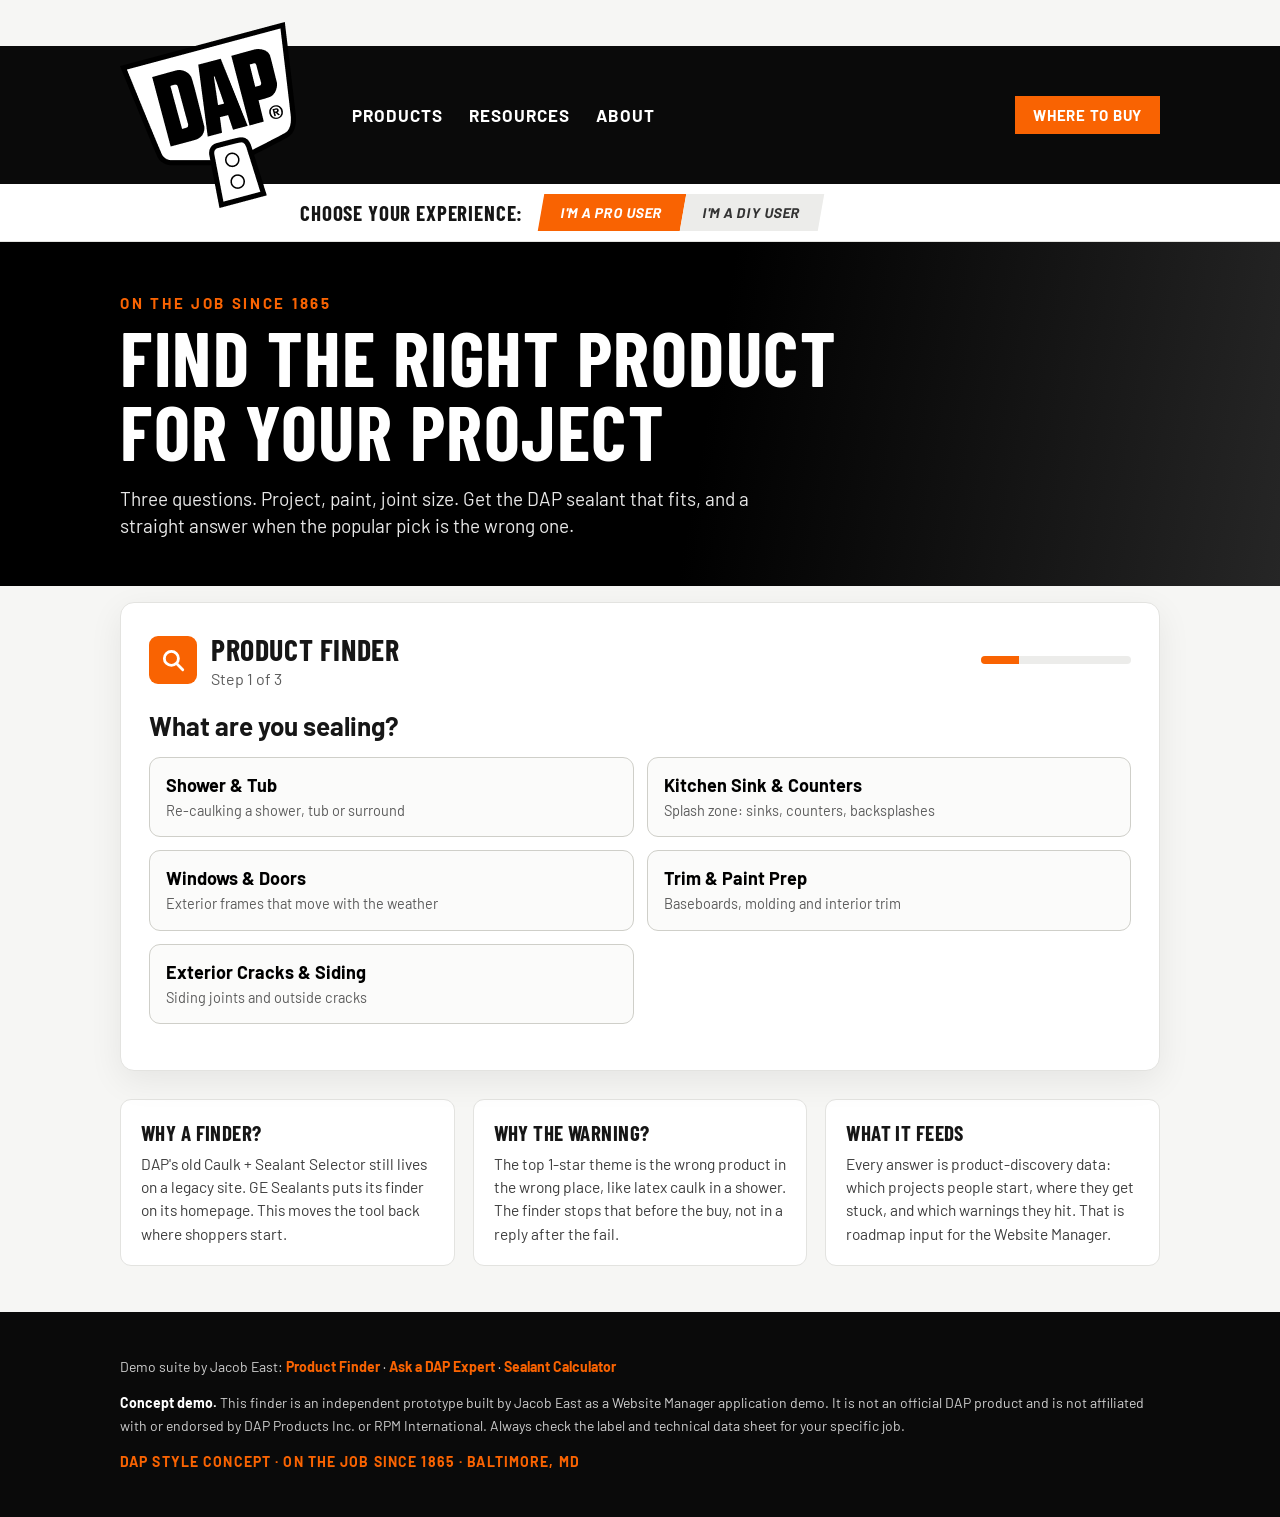
<file: product-finder/index.html>
<!DOCTYPE html>
<html lang="en">
<head>
<meta charset="UTF-8">
<meta name="viewport" content="width=device-width, initial-scale=1.0">
<title>DAP Product Finder - Find the Right Product for Your Project</title>
<meta name="description" content="Guided product finder in the DAP brand style. Answer three quick questions about your project and get the right DAP sealant, including the Alex Plus shower warning from DAP's own FAQ.">
<link rel="preconnect" href="https://fonts.googleapis.com">
<link rel="preconnect" href="https://fonts.gstatic.com" crossorigin>
<link href="https://fonts.googleapis.com/css2?family=Barlow+Condensed:wght@600;700&family=Barlow:wght@400;500;600;700&display=swap" rel="stylesheet">
<link rel="stylesheet" href="styles.css?v=20261107c">
<link rel="stylesheet" href="finder.css">
<!-- Meta Pixel Code -->
<script>
!function(f,b,e,v,n,t,s){if(f.fbq)return;n=f.fbq=function(){n.callMethod?
n.callMethod.apply(n,arguments):n.queue.push(arguments)};if(!f._fbq)f._fbq=n;
n.push=n;n.loaded=!0;n.version='2.0';n.queue=[];t=b.createElement(e);t.async=!0;
t.src=v;s=b.getElementsByTagName(e)[0];s.parentNode.insertBefore(t,s)}(window,
document,'script','https://connect.facebook.net/en_US/fbevents.js');
fbq('init', '155905451618543');
fbq('track', 'PageView');
</script>
<noscript><img height="1" width="1" style="display:none" src="https://www.facebook.com/tr?id=155905451618543&ev=PageView&noscript=1"></noscript>
<!-- End Meta Pixel Code -->
</head>
<body>

<header class="site-header">
  <div class="wrap header-in">
    <a href="/" aria-label="Back to the demo hub"><img class="logo" src="dap-logo.png" alt="DAP"></a>
    <nav class="main-nav" aria-label="Main">
      <span>Products</span><span>Resources</span><span>About</span>
    </nav>
    <div class="header-cta">Where to Buy</div>
  </div>
  <div class="experience-bar">
    <div class="wrap exp-in">
      <span class="exp-label">Choose your experience:</span>
      <div class="exp-toggle" role="group" aria-label="Experience">
        <button type="button" class="exp-btn active">I'm a Pro User</button>
        <button type="button" class="exp-btn">I'm a DIY User</button>
      </div>
    </div>
  </div>
</header>

<section class="hero">
  <div class="wrap">
    <p class="hero-kicker">On the job since 1865</p>
    <h1>Find the right product<br>for your project</h1>
    <p class="hero-sub">Three questions. Project, paint, joint size. Get the DAP sealant that fits, and a straight answer when the popular pick is the wrong one.</p>
  </div>
</section>

<main class="wrap">
  <section class="calc-card finder-card" aria-labelledby="finderTitle">
    <div class="calc-head">
      <div class="calc-icon" aria-hidden="true">
        <svg viewBox="0 0 24 24" width="26" height="26" fill="none"><circle cx="10.5" cy="10.5" r="6.5" stroke="#fff" stroke-width="2.6"/><line x1="15.5" y1="15.5" x2="21" y2="21" stroke="#fff" stroke-width="2.6" stroke-linecap="round"/></svg>
      </div>
      <div>
        <h2 id="finderTitle">Product Finder</h2>
        <p id="stepLabel">Step 1 of 3</p>
      </div>
      <div class="progress" aria-hidden="true"><span id="progressBar"></span></div>
    </div>

    <div id="step1" class="step">
      <h3 class="q">What are you sealing?</h3>
      <div class="options" role="group" aria-label="Project">
        <button type="button" class="opt" data-q="project" data-value="shower"><strong>Shower &amp; Tub</strong><span>Re-caulking a shower, tub or surround</span></button>
        <button type="button" class="opt" data-q="project" data-value="kitchen"><strong>Kitchen Sink &amp; Counters</strong><span>Splash zone: sinks, counters, backsplashes</span></button>
        <button type="button" class="opt" data-q="project" data-value="windows"><strong>Windows &amp; Doors</strong><span>Exterior frames that move with the weather</span></button>
        <button type="button" class="opt" data-q="project" data-value="trim"><strong>Trim &amp; Paint Prep</strong><span>Baseboards, molding and interior trim</span></button>
        <button type="button" class="opt" data-q="project" data-value="exterior"><strong>Exterior Cracks &amp; Siding</strong><span>Siding joints and outside cracks</span></button>
      </div>
    </div>

    <div id="step2" class="step" hidden>
      <h3 class="q">Do you need to paint over it?</h3>
      <div class="options two" role="group" aria-label="Paint">
        <button type="button" class="opt" data-q="paint" data-value="yes"><strong>Yes, it gets painted</strong><span>The seal has to take paint and disappear</span></button>
        <button type="button" class="opt" data-q="paint" data-value="no"><strong>No painting</strong><span>The sealant color is the finish</span></button>
      </div>
    </div>

    <div id="step3" class="step" hidden>
      <h3 class="q">How big is the joint?</h3>
      <div class="options two" role="group" aria-label="Joint size">
        <button type="button" class="opt" data-q="joint" data-value="standard"><strong>Standard</strong><span>Up to 1/2" wide and 1/2" deep</span></button>
        <button type="button" class="opt" data-q="joint" data-value="wide"><strong>Wide or deep</strong><span>Over 1/2", or a deep gap with nothing behind it</span></button>
      </div>
    </div>

    <div id="resultStep" class="step" hidden aria-live="polite">
      <p class="result-eyebrow">Your match</p>
      <h3 class="result-name" id="resultName"></h3>
      <p class="result-tag" id="resultTag"></p>
      <ul class="why" id="resultWhy"></ul>
      <p class="warning" id="resultWarning" hidden></p>
      <p class="secondary" id="resultSecondary" hidden></p>
      <div class="actions">
        <a class="btn-calc btn-link" href="https://arellaeast.github.io/dap-sealant-calculator/">Next: How many tubes do I need? →</a>
        <button type="button" class="btn-reset" id="restartBtn">↺ Start over</button>
      </div>
      <p class="method">Demo rules are built from DAP published material: the Alex Plus FAQ on dap.com (including its shower answer and 30-minute paint time), DAP's own retailer replies, and each product line's stated use. A production finder would read these rules straight from PIM product data, which is exactly the job this role owns.</p>
    </div>

    <div class="finder-nav">
      <button type="button" class="btn-reset" id="backBtn" hidden>← Back</button>
    </div>
  </section>

  <section class="tips">
    <article>
      <h3>Why a finder?</h3>
      <p>DAP's old Caulk + Sealant Selector still lives on a legacy site. GE Sealants puts its finder on its homepage. This moves the tool back where shoppers start.</p>
    </article>
    <article>
      <h3>Why the warning?</h3>
      <p>The top 1-star theme is the wrong product in the wrong place, like latex caulk in a shower. The finder stops that before the buy, not in a reply after the fail.</p>
    </article>
    <article>
      <h3>What it feeds</h3>
      <p>Every answer is product-discovery data: which projects people start, where they get stuck, and which warnings they hit. That is roadmap input for the Website Manager.</p>
    </article>
  </section>
</main>

<footer>
  <div class="wrap">
    <p class="suite">Demo suite by Jacob East: <a href="https://arellaeast.github.io/dap-product-finder/">Product Finder</a> · <a href="https://arellaeast.github.io/dap-ask-an-expert/">Ask a DAP Expert</a> · <a href="https://arellaeast.github.io/dap-sealant-calculator/">Sealant Calculator</a></p>
    <p><strong>Concept demo.</strong> This finder is an independent prototype built by Jacob East as a Website Manager application demo. It is not an official DAP product and is not affiliated with or endorsed by DAP Products Inc. or RPM International. Always check the label and technical data sheet for your specific job.</p>
    <p class="foot-line">DAP style concept · On the job since 1865 · Baltimore, MD</p>
  </div>
</footer>

<script src="logic.js"></script>
<script src="app.js"></script>
</body>
</html>
</file>
<file: calculator/styles.css>
:root{
  --dap-orange:#f96302;
  --dap-orange-dark:#d95400;
  --black:#0a0a0a;
  --ink:#161616;
  --gray:#5c5c5c;
  --line:#e3e3e0;
  --bg:#f6f6f4;
  --card:#ffffff;
}
*{box-sizing:border-box}
body{margin:0;font-family:'Barlow',Arial,sans-serif;color:var(--ink);background:var(--bg)}
.wrap{max-width:1080px;margin:0 auto;padding:0 20px}
h1,h2,h3{font-family:'Barlow Condensed','Arial Narrow',Arial,sans-serif;text-transform:uppercase;letter-spacing:.02em;margin:0}

/* Header, dap.com style: black bar, official logo centered on the bar and overhanging it, like dap.com */
.site-header{background:var(--black);color:#fff;margin-top:16px;position:relative;z-index:10}
@media(min-width:1024px){.site-header{margin-top:46px}}
.header-in{position:relative;display:flex;align-items:center;gap:28px;padding-top:20px;padding-bottom:20px;padding-left:152px}
@media(min-width:1024px){.header-in{padding-top:50px;padding-bottom:50px;padding-left:224px}}
.logo{position:absolute;left:20px;top:50%;transform:translateY(-50%);height:110px;width:auto;z-index:2}
@media(min-width:1024px){.logo{height:186px}}
.main-nav{display:flex;gap:26px;font-weight:700;text-transform:uppercase;letter-spacing:.06em;font-size:17px}
.main-nav span{cursor:pointer}
.header-cta{margin-left:auto;background:var(--dap-orange);color:#fff;font-weight:700;text-transform:uppercase;letter-spacing:.05em;padding:10px 18px;font-size:15px}
.experience-bar{background:#fff;color:var(--ink);border-bottom:1px solid var(--line);position:relative;z-index:1}
.exp-in{padding-left:128px}
@media(min-width:1024px){.exp-in{padding-left:200px}}
.exp-in{display:flex;align-items:center;gap:18px;padding-top:10px;padding-bottom:10px;flex-wrap:wrap}
.exp-label{font-family:'Barlow Condensed',Arial,sans-serif;font-weight:700;font-size:21px;text-transform:uppercase;letter-spacing:.04em}
.exp-toggle{display:flex}
.exp-btn{border:0;cursor:pointer;font-family:'Barlow',Arial,sans-serif;font-weight:700;text-transform:uppercase;font-size:14px;letter-spacing:.04em;padding:10px 20px;background:#ececea;color:#333;transform:skewX(-10deg)}
.exp-btn.active{background:var(--dap-orange);color:#fff}

/* Hero */
.hero{background:linear-gradient(100deg,#000 55%,#262626);color:#fff;padding:52px 0 46px}
.hero-kicker{color:var(--dap-orange);font-weight:700;text-transform:uppercase;letter-spacing:.18em;margin:0 0 8px;font-size:15px}
.hero h1{font-size:clamp(44px,7vw,76px);line-height:.98;font-weight:700}
.hero-sub{max-width:640px;font-size:19px;line-height:1.45;color:#e8e8e8;margin:16px 0 0}

/* Calculator card */
.calc-card{background:var(--card);border:1px solid var(--line);border-radius:14px;padding:28px;margin:-8px auto 0;position:relative;top:24px;box-shadow:0 10px 34px rgba(0,0,0,.07)}
.calc-head{display:flex;gap:14px;align-items:center;margin-bottom:22px}
.calc-icon{background:var(--dap-orange);border-radius:9px;width:48px;height:48px;display:flex;align-items:center;justify-content:center}
.calc-head h2{font-size:30px}
.calc-head p{margin:2px 0 0;color:var(--gray);font-size:16px}
.grid{display:grid;grid-template-columns:1fr 1fr;gap:20px 26px}
.field label{display:block;font-weight:600;font-size:15.5px;margin-bottom:7px}
.field input,.field select{width:100%;padding:13px 14px;font-size:16.5px;font-family:inherit;border:1.5px solid #cfcfc9;border-radius:8px;background:#fbfbfa;color:var(--ink)}
.field input:focus,.field select:focus{outline:2px solid var(--dap-orange);border-color:var(--dap-orange)}
.hint{margin:7px 0 0;color:var(--gray);font-size:13.5px;line-height:1.4}
.chips{display:flex;gap:7px;margin-top:9px;flex-wrap:wrap}
.chips button{border:1.5px solid #cfcfc9;background:#fff;border-radius:999px;padding:5px 13px;font-size:14px;font-family:inherit;cursor:pointer;font-weight:600}
.chips button.chip-on{background:var(--black);color:#fff;border-color:var(--black)}
.error{background:#fdeceb;color:#8c1d04;border:1px solid #f3b8a6;border-radius:8px;padding:11px 14px;font-weight:600}
.actions{display:flex;gap:14px;margin-top:26px;flex-wrap:wrap}
.btn-calc{flex:1;min-width:220px;background:var(--dap-orange);color:#fff;border:0;border-radius:7px;font-size:19px;font-weight:700;font-family:inherit;padding:15px;cursor:pointer;text-transform:none}
.btn-calc:hover{background:var(--dap-orange-dark)}
.btn-reset{background:#fff;border:1.5px solid #cfcfc9;border-radius:7px;font-size:16.5px;font-weight:600;font-family:inherit;padding:15px 26px;cursor:pointer}
.results{margin-top:28px;border-top:2px solid var(--black);padding-top:22px}
.result-main{display:flex;align-items:baseline;gap:12px}
.result-num{font-family:'Barlow Condensed',Arial,sans-serif;font-size:74px;font-weight:700;line-height:1;color:var(--dap-orange)}
.result-label{font-size:21px;font-weight:700;text-transform:uppercase;letter-spacing:.03em}
.result-stats{display:grid;grid-template-columns:repeat(4,1fr);gap:14px;margin-top:18px}
.result-stats div{background:var(--bg);border:1px solid var(--line);border-radius:9px;padding:13px}
.result-stats strong{display:block;font-size:19px}
.result-stats span{color:var(--gray);font-size:13.5px;line-height:1.35;display:block;margin-top:3px}
.warning{background:#fff6e8;border:1px solid #ecc27a;color:#6d4c00;border-radius:8px;padding:12px 14px;font-weight:600;line-height:1.45}
.method{color:var(--gray);font-size:14px;line-height:1.55;margin-top:16px}

/* Tips + measure */
.tips{display:grid;grid-template-columns:repeat(3,1fr);gap:18px;margin:52px 0 8px}
.tips article{background:var(--card);border:1px solid var(--line);border-radius:11px;padding:20px}
.tips h3{font-size:21px;margin-bottom:7px}
.tips p{margin:0;color:#3d3d3d;line-height:1.5;font-size:15.5px}
.measure{padding:38px 0 20px}
.measure h2{font-size:32px;margin-bottom:16px}
.measure-grid{display:grid;grid-template-columns:repeat(3,1fr);gap:18px}
.measure-grid h3{font-size:20px;color:var(--dap-orange);margin-bottom:6px}
.measure-grid p{margin:0;line-height:1.55;color:#3d3d3d;font-size:15.5px}
.table-title{margin-top:40px}
.table-sub{color:var(--gray);margin:4px 0 14px}
.table-wrap{overflow-x:auto}
table{width:100%;border-collapse:collapse;background:#fff;border:1px solid var(--line)}
th,td{padding:12px 14px;text-align:left;border-bottom:1px solid var(--line);font-size:16px}
th{background:var(--black);color:#fff;text-transform:uppercase;font-size:14px;letter-spacing:.05em}

footer{background:var(--black);color:#cfcfcf;margin-top:46px;padding:30px 0;font-size:14px;line-height:1.6}
footer strong{color:#fff}
.foot-line{color:var(--dap-orange);font-weight:700;text-transform:uppercase;letter-spacing:.08em}
.suite a{color:var(--dap-orange);font-weight:700;text-decoration:none}
.suite a:hover{text-decoration:underline}

@media (max-width:760px){
  .grid{grid-template-columns:1fr}
  .result-stats{grid-template-columns:1fr 1fr}
  .tips,.measure-grid{grid-template-columns:1fr}
  .main-nav{display:none}
  .header-cta{font-size:13px;padding:8px 12px}
  .calc-card{padding:20px}
}
</file>
<file: expert-chat/styles.css>
:root{
  --dap-orange:#f96302;
  --dap-orange-dark:#d95400;
  --black:#0a0a0a;
  --ink:#161616;
  --gray:#5c5c5c;
  --line:#e3e3e0;
  --bg:#f6f6f4;
  --card:#ffffff;
}
*{box-sizing:border-box}
body{margin:0;font-family:'Barlow',Arial,sans-serif;color:var(--ink);background:var(--bg)}
.wrap{max-width:1080px;margin:0 auto;padding:0 20px}
h1,h2,h3{font-family:'Barlow Condensed','Arial Narrow',Arial,sans-serif;text-transform:uppercase;letter-spacing:.02em;margin:0}

/* Header, dap.com style: black bar, official logo centered on the bar and overhanging it, like dap.com */
.site-header{background:var(--black);color:#fff;margin-top:16px;position:relative;z-index:10}
@media(min-width:1024px){.site-header{margin-top:46px}}
.header-in{position:relative;display:flex;align-items:center;gap:28px;padding-top:20px;padding-bottom:20px;padding-left:152px}
@media(min-width:1024px){.header-in{padding-top:50px;padding-bottom:50px;padding-left:224px}}
.logo{position:absolute;left:20px;top:50%;transform:translateY(-50%);height:110px;width:auto;z-index:2}
@media(min-width:1024px){.logo{height:186px}}
.main-nav{display:flex;gap:26px;font-weight:700;text-transform:uppercase;letter-spacing:.06em;font-size:17px}
.main-nav span{cursor:pointer}
.header-cta{margin-left:auto;background:var(--dap-orange);color:#fff;font-weight:700;text-transform:uppercase;letter-spacing:.05em;padding:10px 18px;font-size:15px}
.experience-bar{background:#fff;color:var(--ink);border-bottom:1px solid var(--line);position:relative;z-index:1}
.exp-in{padding-left:128px}
@media(min-width:1024px){.exp-in{padding-left:200px}}
.exp-in{display:flex;align-items:center;gap:18px;padding-top:10px;padding-bottom:10px;flex-wrap:wrap}
.exp-label{font-family:'Barlow Condensed',Arial,sans-serif;font-weight:700;font-size:21px;text-transform:uppercase;letter-spacing:.04em}
.exp-toggle{display:flex}
.exp-btn{border:0;cursor:pointer;font-family:'Barlow',Arial,sans-serif;font-weight:700;text-transform:uppercase;font-size:14px;letter-spacing:.04em;padding:10px 20px;background:#ececea;color:#333;transform:skewX(-10deg)}
.exp-btn.active{background:var(--dap-orange);color:#fff}

/* Hero */
.hero{background:linear-gradient(100deg,#000 55%,#262626);color:#fff;padding:52px 0 46px}
.hero-kicker{color:var(--dap-orange);font-weight:700;text-transform:uppercase;letter-spacing:.18em;margin:0 0 8px;font-size:15px}
.hero h1{font-size:clamp(44px,7vw,76px);line-height:.98;font-weight:700}
.hero-sub{max-width:640px;font-size:19px;line-height:1.45;color:#e8e8e8;margin:16px 0 0}

/* Calculator card */
.calc-card{background:var(--card);border:1px solid var(--line);border-radius:14px;padding:28px;margin:-8px auto 0;position:relative;top:24px;box-shadow:0 10px 34px rgba(0,0,0,.07)}
.calc-head{display:flex;gap:14px;align-items:center;margin-bottom:22px}
.calc-icon{background:var(--dap-orange);border-radius:9px;width:48px;height:48px;display:flex;align-items:center;justify-content:center}
.calc-head h2{font-size:30px}
.calc-head p{margin:2px 0 0;color:var(--gray);font-size:16px}
.grid{display:grid;grid-template-columns:1fr 1fr;gap:20px 26px}
.field label{display:block;font-weight:600;font-size:15.5px;margin-bottom:7px}
.field input,.field select{width:100%;padding:13px 14px;font-size:16.5px;font-family:inherit;border:1.5px solid #cfcfc9;border-radius:8px;background:#fbfbfa;color:var(--ink)}
.field input:focus,.field select:focus{outline:2px solid var(--dap-orange);border-color:var(--dap-orange)}
.hint{margin:7px 0 0;color:var(--gray);font-size:13.5px;line-height:1.4}
.chips{display:flex;gap:7px;margin-top:9px;flex-wrap:wrap}
.chips button{border:1.5px solid #cfcfc9;background:#fff;border-radius:999px;padding:5px 13px;font-size:14px;font-family:inherit;cursor:pointer;font-weight:600}
.chips button.chip-on{background:var(--black);color:#fff;border-color:var(--black)}
.error{background:#fdeceb;color:#8c1d04;border:1px solid #f3b8a6;border-radius:8px;padding:11px 14px;font-weight:600}
.actions{display:flex;gap:14px;margin-top:26px;flex-wrap:wrap}
.btn-calc{flex:1;min-width:220px;background:var(--dap-orange);color:#fff;border:0;border-radius:7px;font-size:19px;font-weight:700;font-family:inherit;padding:15px;cursor:pointer;text-transform:none}
.btn-calc:hover{background:var(--dap-orange-dark)}
.btn-reset{background:#fff;border:1.5px solid #cfcfc9;border-radius:7px;font-size:16.5px;font-weight:600;font-family:inherit;padding:15px 26px;cursor:pointer}
.results{margin-top:28px;border-top:2px solid var(--black);padding-top:22px}
.result-main{display:flex;align-items:baseline;gap:12px}
.result-num{font-family:'Barlow Condensed',Arial,sans-serif;font-size:74px;font-weight:700;line-height:1;color:var(--dap-orange)}
.result-label{font-size:21px;font-weight:700;text-transform:uppercase;letter-spacing:.03em}
.result-stats{display:grid;grid-template-columns:repeat(4,1fr);gap:14px;margin-top:18px}
.result-stats div{background:var(--bg);border:1px solid var(--line);border-radius:9px;padding:13px}
.result-stats strong{display:block;font-size:19px}
.result-stats span{color:var(--gray);font-size:13.5px;line-height:1.35;display:block;margin-top:3px}
.warning{background:#fff6e8;border:1px solid #ecc27a;color:#6d4c00;border-radius:8px;padding:12px 14px;font-weight:600;line-height:1.45}
.method{color:var(--gray);font-size:14px;line-height:1.55;margin-top:16px}

/* Tips + measure */
.tips{display:grid;grid-template-columns:repeat(3,1fr);gap:18px;margin:52px 0 8px}
.tips article{background:var(--card);border:1px solid var(--line);border-radius:11px;padding:20px}
.tips h3{font-size:21px;margin-bottom:7px}
.tips p{margin:0;color:#3d3d3d;line-height:1.5;font-size:15.5px}
.measure{padding:38px 0 20px}
.measure h2{font-size:32px;margin-bottom:16px}
.measure-grid{display:grid;grid-template-columns:repeat(3,1fr);gap:18px}
.measure-grid h3{font-size:20px;color:var(--dap-orange);margin-bottom:6px}
.measure-grid p{margin:0;line-height:1.55;color:#3d3d3d;font-size:15.5px}
.table-title{margin-top:40px}
.table-sub{color:var(--gray);margin:4px 0 14px}
.table-wrap{overflow-x:auto}
table{width:100%;border-collapse:collapse;background:#fff;border:1px solid var(--line)}
th,td{padding:12px 14px;text-align:left;border-bottom:1px solid var(--line);font-size:16px}
th{background:var(--black);color:#fff;text-transform:uppercase;font-size:14px;letter-spacing:.05em}

footer{background:var(--black);color:#cfcfcf;margin-top:46px;padding:30px 0;font-size:14px;line-height:1.6}
footer strong{color:#fff}
.foot-line{color:var(--dap-orange);font-weight:700;text-transform:uppercase;letter-spacing:.08em}

@media (max-width:760px){
  .grid{grid-template-columns:1fr}
  .result-stats{grid-template-columns:1fr 1fr}
  .tips,.measure-grid{grid-template-columns:1fr}
  .main-nav{display:none}
  .header-cta{font-size:13px;padding:8px 12px}
  .calc-card{padding:20px}
}
</file>
<file: expert-chat/chat.css>
.chat-card{top:24px}
.dot{display:inline-block;width:9px;height:9px;border-radius:50%;background:#2e9e63;margin-right:5px}
.chat-log{display:flex;flex-direction:column;gap:12px;max-height:430px;overflow-y:auto;padding:6px 2px 12px}
.msg{max-width:82%;padding:12px 15px;border-radius:13px;line-height:1.5;font-size:16px}
.msg p{margin:0}
.msg .src{display:block;margin-top:8px;font-size:12.5px;font-weight:700;text-transform:uppercase;letter-spacing:.06em;opacity:.65}
.msg a{display:inline-block;margin-top:9px;background:var(--black);color:#fff;text-decoration:none;font-weight:700;padding:8px 14px;border-radius:7px;font-size:14.5px}
.msg.expert{background:#f1f1ee;border:1px solid var(--line);align-self:flex-start;border-bottom-left-radius:4px}
.msg.user{background:var(--dap-orange);color:#fff;align-self:flex-end;border-bottom-right-radius:4px}
.msg.typing{color:var(--gray);font-style:italic}
.chips-row{display:flex;gap:8px;flex-wrap:wrap;margin:6px 0 14px}
.chips-row button{border:1.5px solid var(--black);background:#fff;border-radius:999px;padding:7px 14px;font-size:14px;font-family:inherit;cursor:pointer;font-weight:600}
.chips-row button:hover{background:var(--black);color:#fff}
.chat-form{display:flex;gap:11px}
.chat-form input{flex:1;padding:14px;font-size:16.5px;font-family:inherit;border:1.5px solid #cfcfc9;border-radius:8px;background:#fbfbfa}
.chat-form input:focus{outline:2px solid var(--dap-orange);border-color:var(--dap-orange)}
.chat-send{flex:0 0 auto;min-width:120px}
.sr{position:absolute;width:1px;height:1px;overflow:hidden;clip:rect(0 0 0 0)}
.suite a{color:var(--dap-orange);font-weight:700;text-decoration:none}
.suite a:hover{text-decoration:underline}
@media (max-width:760px){.msg{max-width:94%}.chat-form{flex-direction:column}.chat-send{width:100%}}
</file>
<file: product-finder/styles.css>
:root{
  --dap-orange:#f96302;
  --dap-orange-dark:#d95400;
  --black:#0a0a0a;
  --ink:#161616;
  --gray:#5c5c5c;
  --line:#e3e3e0;
  --bg:#f6f6f4;
  --card:#ffffff;
}
*{box-sizing:border-box}
body{margin:0;font-family:'Barlow',Arial,sans-serif;color:var(--ink);background:var(--bg)}
.wrap{max-width:1080px;margin:0 auto;padding:0 20px}
h1,h2,h3{font-family:'Barlow Condensed','Arial Narrow',Arial,sans-serif;text-transform:uppercase;letter-spacing:.02em;margin:0}

/* Header, dap.com style: black bar, official logo centered on the bar and overhanging it, like dap.com */
.site-header{background:var(--black);color:#fff;margin-top:16px;position:relative;z-index:10}
@media(min-width:1024px){.site-header{margin-top:46px}}
.header-in{position:relative;display:flex;align-items:center;gap:28px;padding-top:20px;padding-bottom:20px;padding-left:152px}
@media(min-width:1024px){.header-in{padding-top:50px;padding-bottom:50px;padding-left:224px}}
.logo{position:absolute;left:20px;top:50%;transform:translateY(-50%);height:110px;width:auto;z-index:2}
@media(min-width:1024px){.logo{height:186px}}
.main-nav{display:flex;gap:26px;font-weight:700;text-transform:uppercase;letter-spacing:.06em;font-size:17px}
.main-nav span{cursor:pointer}
.header-cta{margin-left:auto;background:var(--dap-orange);color:#fff;font-weight:700;text-transform:uppercase;letter-spacing:.05em;padding:10px 18px;font-size:15px}
.experience-bar{background:#fff;color:var(--ink);border-bottom:1px solid var(--line);position:relative;z-index:1}
.exp-in{padding-left:128px}
@media(min-width:1024px){.exp-in{padding-left:200px}}
.exp-in{display:flex;align-items:center;gap:18px;padding-top:10px;padding-bottom:10px;flex-wrap:wrap}
.exp-label{font-family:'Barlow Condensed',Arial,sans-serif;font-weight:700;font-size:21px;text-transform:uppercase;letter-spacing:.04em}
.exp-toggle{display:flex}
.exp-btn{border:0;cursor:pointer;font-family:'Barlow',Arial,sans-serif;font-weight:700;text-transform:uppercase;font-size:14px;letter-spacing:.04em;padding:10px 20px;background:#ececea;color:#333;transform:skewX(-10deg)}
.exp-btn.active{background:var(--dap-orange);color:#fff}

/* Hero */
.hero{background:linear-gradient(100deg,#000 55%,#262626);color:#fff;padding:52px 0 46px}
.hero-kicker{color:var(--dap-orange);font-weight:700;text-transform:uppercase;letter-spacing:.18em;margin:0 0 8px;font-size:15px}
.hero h1{font-size:clamp(44px,7vw,76px);line-height:.98;font-weight:700}
.hero-sub{max-width:640px;font-size:19px;line-height:1.45;color:#e8e8e8;margin:16px 0 0}

/* Calculator card */
.calc-card{background:var(--card);border:1px solid var(--line);border-radius:14px;padding:28px;margin:-8px auto 0;position:relative;top:24px;box-shadow:0 10px 34px rgba(0,0,0,.07)}
.calc-head{display:flex;gap:14px;align-items:center;margin-bottom:22px}
.calc-icon{background:var(--dap-orange);border-radius:9px;width:48px;height:48px;display:flex;align-items:center;justify-content:center}
.calc-head h2{font-size:30px}
.calc-head p{margin:2px 0 0;color:var(--gray);font-size:16px}
.grid{display:grid;grid-template-columns:1fr 1fr;gap:20px 26px}
.field label{display:block;font-weight:600;font-size:15.5px;margin-bottom:7px}
.field input,.field select{width:100%;padding:13px 14px;font-size:16.5px;font-family:inherit;border:1.5px solid #cfcfc9;border-radius:8px;background:#fbfbfa;color:var(--ink)}
.field input:focus,.field select:focus{outline:2px solid var(--dap-orange);border-color:var(--dap-orange)}
.hint{margin:7px 0 0;color:var(--gray);font-size:13.5px;line-height:1.4}
.chips{display:flex;gap:7px;margin-top:9px;flex-wrap:wrap}
.chips button{border:1.5px solid #cfcfc9;background:#fff;border-radius:999px;padding:5px 13px;font-size:14px;font-family:inherit;cursor:pointer;font-weight:600}
.chips button.chip-on{background:var(--black);color:#fff;border-color:var(--black)}
.error{background:#fdeceb;color:#8c1d04;border:1px solid #f3b8a6;border-radius:8px;padding:11px 14px;font-weight:600}
.actions{display:flex;gap:14px;margin-top:26px;flex-wrap:wrap}
.btn-calc{flex:1;min-width:220px;background:var(--dap-orange);color:#fff;border:0;border-radius:7px;font-size:19px;font-weight:700;font-family:inherit;padding:15px;cursor:pointer;text-transform:none}
.btn-calc:hover{background:var(--dap-orange-dark)}
.btn-reset{background:#fff;border:1.5px solid #cfcfc9;border-radius:7px;font-size:16.5px;font-weight:600;font-family:inherit;padding:15px 26px;cursor:pointer}
.results{margin-top:28px;border-top:2px solid var(--black);padding-top:22px}
.result-main{display:flex;align-items:baseline;gap:12px}
.result-num{font-family:'Barlow Condensed',Arial,sans-serif;font-size:74px;font-weight:700;line-height:1;color:var(--dap-orange)}
.result-label{font-size:21px;font-weight:700;text-transform:uppercase;letter-spacing:.03em}
.result-stats{display:grid;grid-template-columns:repeat(4,1fr);gap:14px;margin-top:18px}
.result-stats div{background:var(--bg);border:1px solid var(--line);border-radius:9px;padding:13px}
.result-stats strong{display:block;font-size:19px}
.result-stats span{color:var(--gray);font-size:13.5px;line-height:1.35;display:block;margin-top:3px}
.warning{background:#fff6e8;border:1px solid #ecc27a;color:#6d4c00;border-radius:8px;padding:12px 14px;font-weight:600;line-height:1.45}
.method{color:var(--gray);font-size:14px;line-height:1.55;margin-top:16px}

/* Tips + measure */
.tips{display:grid;grid-template-columns:repeat(3,1fr);gap:18px;margin:52px 0 8px}
.tips article{background:var(--card);border:1px solid var(--line);border-radius:11px;padding:20px}
.tips h3{font-size:21px;margin-bottom:7px}
.tips p{margin:0;color:#3d3d3d;line-height:1.5;font-size:15.5px}
.measure{padding:38px 0 20px}
.measure h2{font-size:32px;margin-bottom:16px}
.measure-grid{display:grid;grid-template-columns:repeat(3,1fr);gap:18px}
.measure-grid h3{font-size:20px;color:var(--dap-orange);margin-bottom:6px}
.measure-grid p{margin:0;line-height:1.55;color:#3d3d3d;font-size:15.5px}
.table-title{margin-top:40px}
.table-sub{color:var(--gray);margin:4px 0 14px}
.table-wrap{overflow-x:auto}
table{width:100%;border-collapse:collapse;background:#fff;border:1px solid var(--line)}
th,td{padding:12px 14px;text-align:left;border-bottom:1px solid var(--line);font-size:16px}
th{background:var(--black);color:#fff;text-transform:uppercase;font-size:14px;letter-spacing:.05em}

footer{background:var(--black);color:#cfcfcf;margin-top:46px;padding:30px 0;font-size:14px;line-height:1.6}
footer strong{color:#fff}
.foot-line{color:var(--dap-orange);font-weight:700;text-transform:uppercase;letter-spacing:.08em}

@media (max-width:760px){
  .grid{grid-template-columns:1fr}
  .result-stats{grid-template-columns:1fr 1fr}
  .tips,.measure-grid{grid-template-columns:1fr}
  .main-nav{display:none}
  .header-cta{font-size:13px;padding:8px 12px}
  .calc-card{padding:20px}
}
</file>
<file: product-finder/finder.css>
.finder-card{top:24px}
.progress{margin-left:auto;width:150px;height:8px;background:#ececea;border-radius:99px;overflow:hidden}
.progress span{display:block;height:100%;width:33%;background:var(--dap-orange);transition:width .25s ease}
.q{font-size:26px;margin:4px 0 16px;text-transform:none;font-family:'Barlow',Arial,sans-serif;font-weight:700;letter-spacing:0}
.options{display:grid;grid-template-columns:1fr 1fr;gap:13px}
.options.two{grid-template-columns:1fr 1fr}
.opt{text-align:left;background:#fbfbfa;border:1.5px solid #cfcfc9;border-radius:11px;padding:16px;cursor:pointer;font-family:inherit}
.opt:hover{border-color:var(--dap-orange)}
.opt strong{display:block;font-size:18px;margin-bottom:4px}
.opt span{color:var(--gray);font-size:14.5px;line-height:1.4;display:block}
.result-eyebrow{color:var(--dap-orange);font-weight:700;text-transform:uppercase;letter-spacing:.14em;margin:0}
.result-name{font-size:42px;margin:6px 0 2px}
.result-tag{font-size:18px;color:#3d3d3d;margin:0 0 14px}
.why{margin:0 0 8px;padding-left:20px;line-height:1.55;font-size:16.5px}
.why li{margin-bottom:7px}
.secondary{background:#eef4ee;border:1px solid #b9d2b9;color:#23402a;border-radius:8px;padding:12px 14px;font-weight:600;line-height:1.45}
.btn-link{text-decoration:none;text-align:center;display:flex;align-items:center;justify-content:center}
.finder-nav{margin-top:18px}
.suite a{color:var(--dap-orange);font-weight:700;text-decoration:none}
.suite a:hover{text-decoration:underline}
@media (max-width:760px){.options,.options.two{grid-template-columns:1fr}.progress{width:90px}.result-name{font-size:34px}}
</file>
